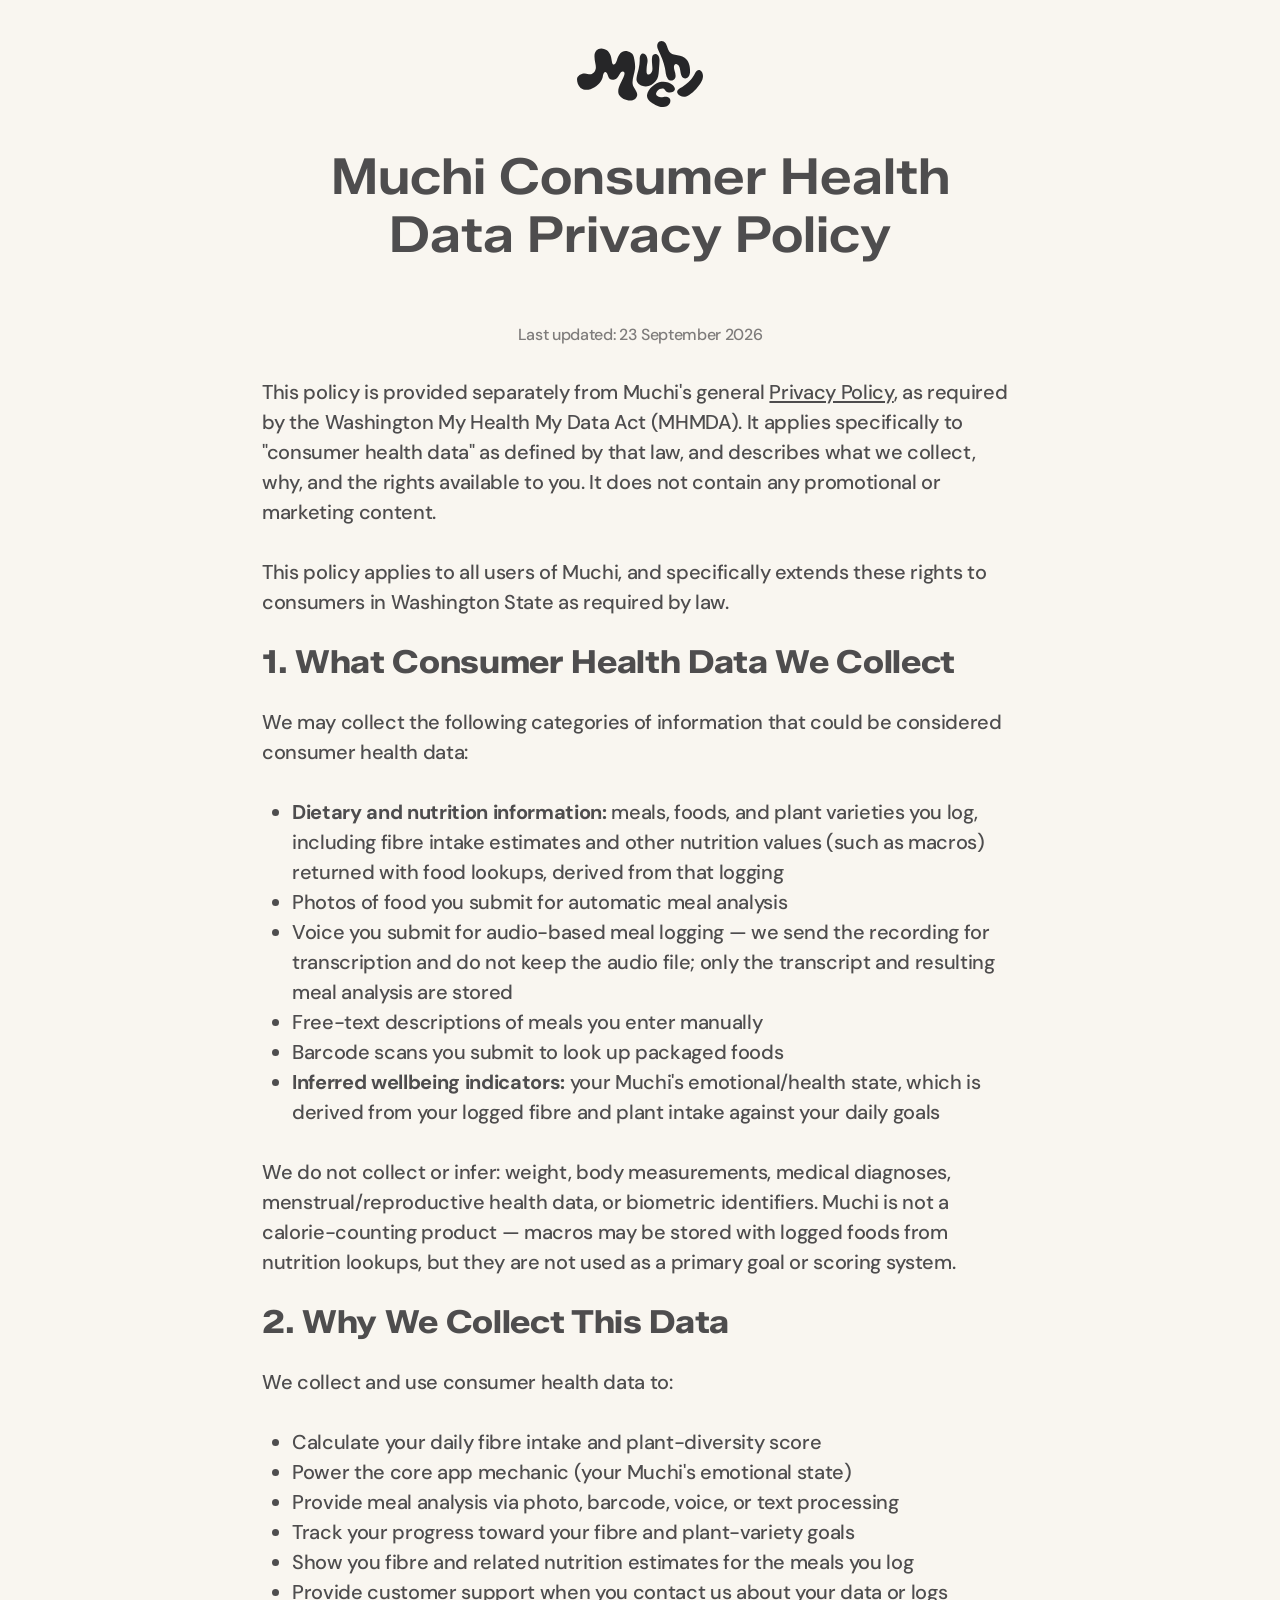
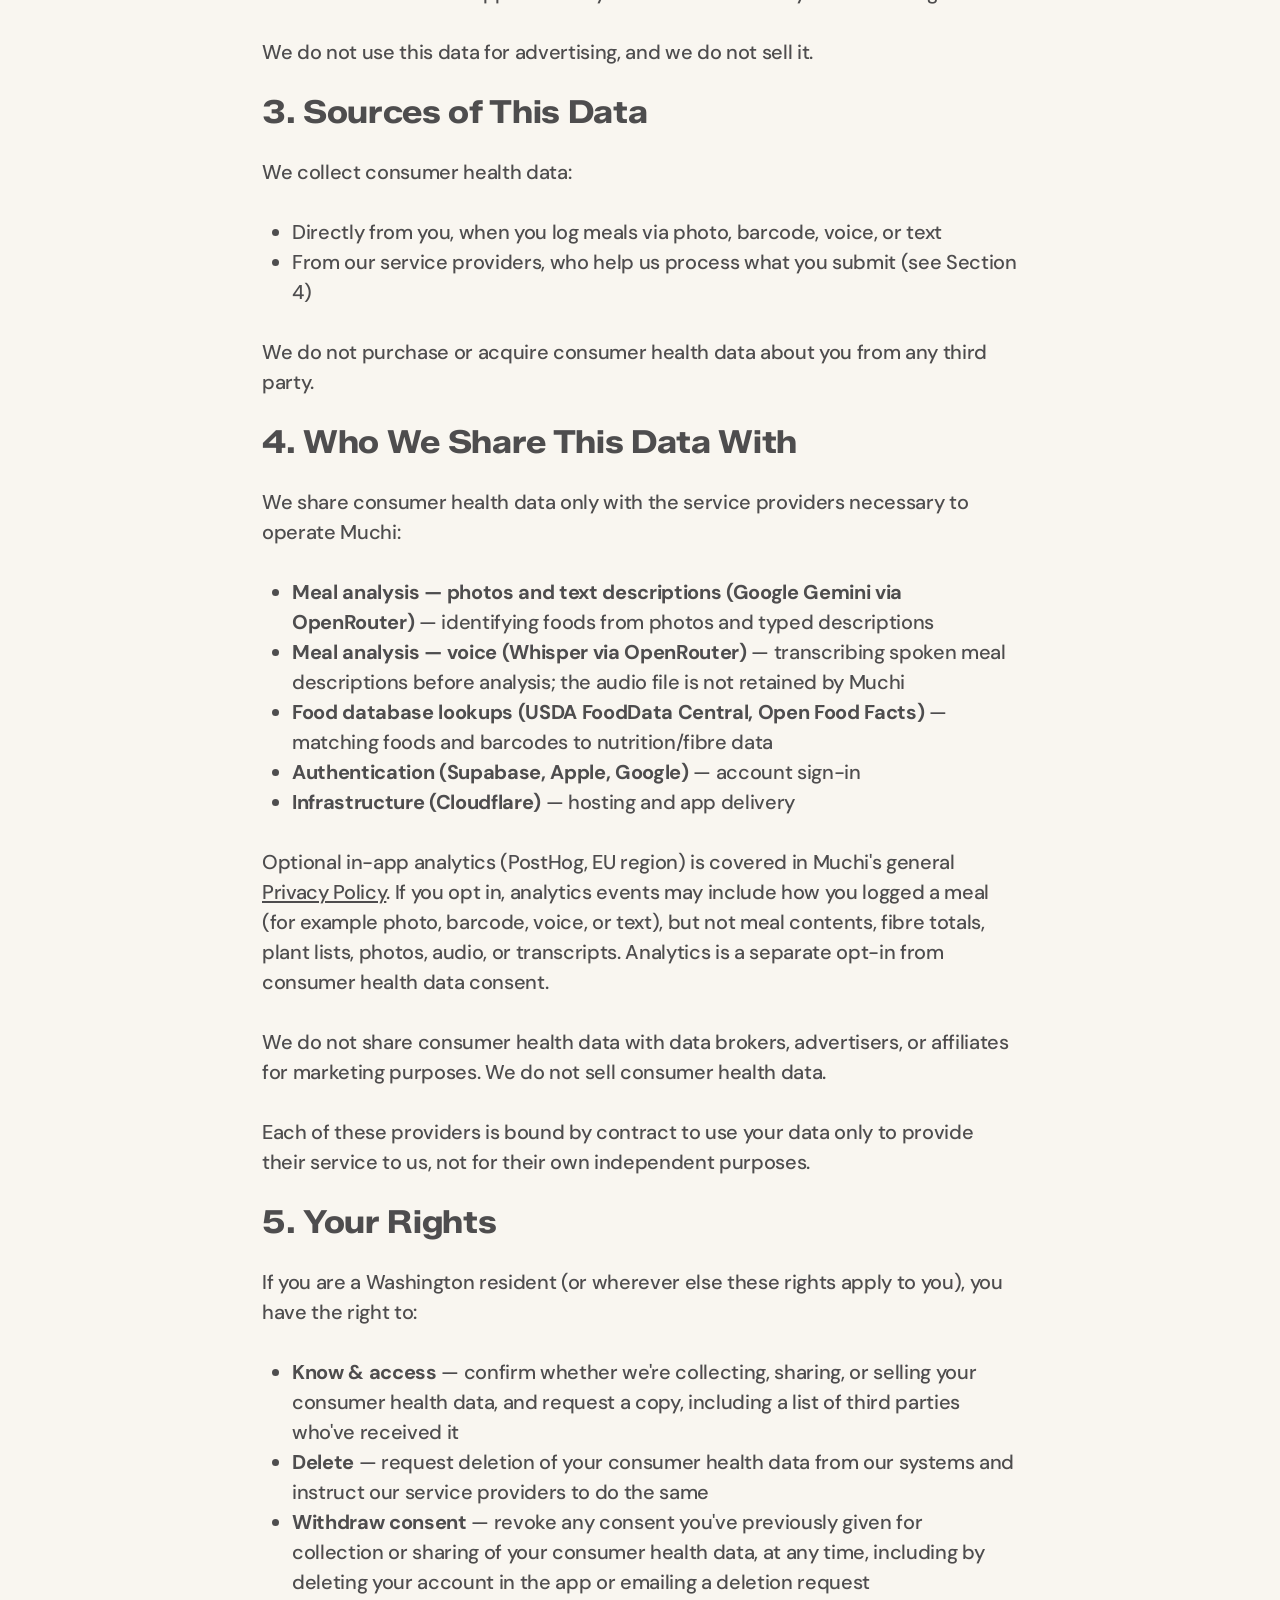
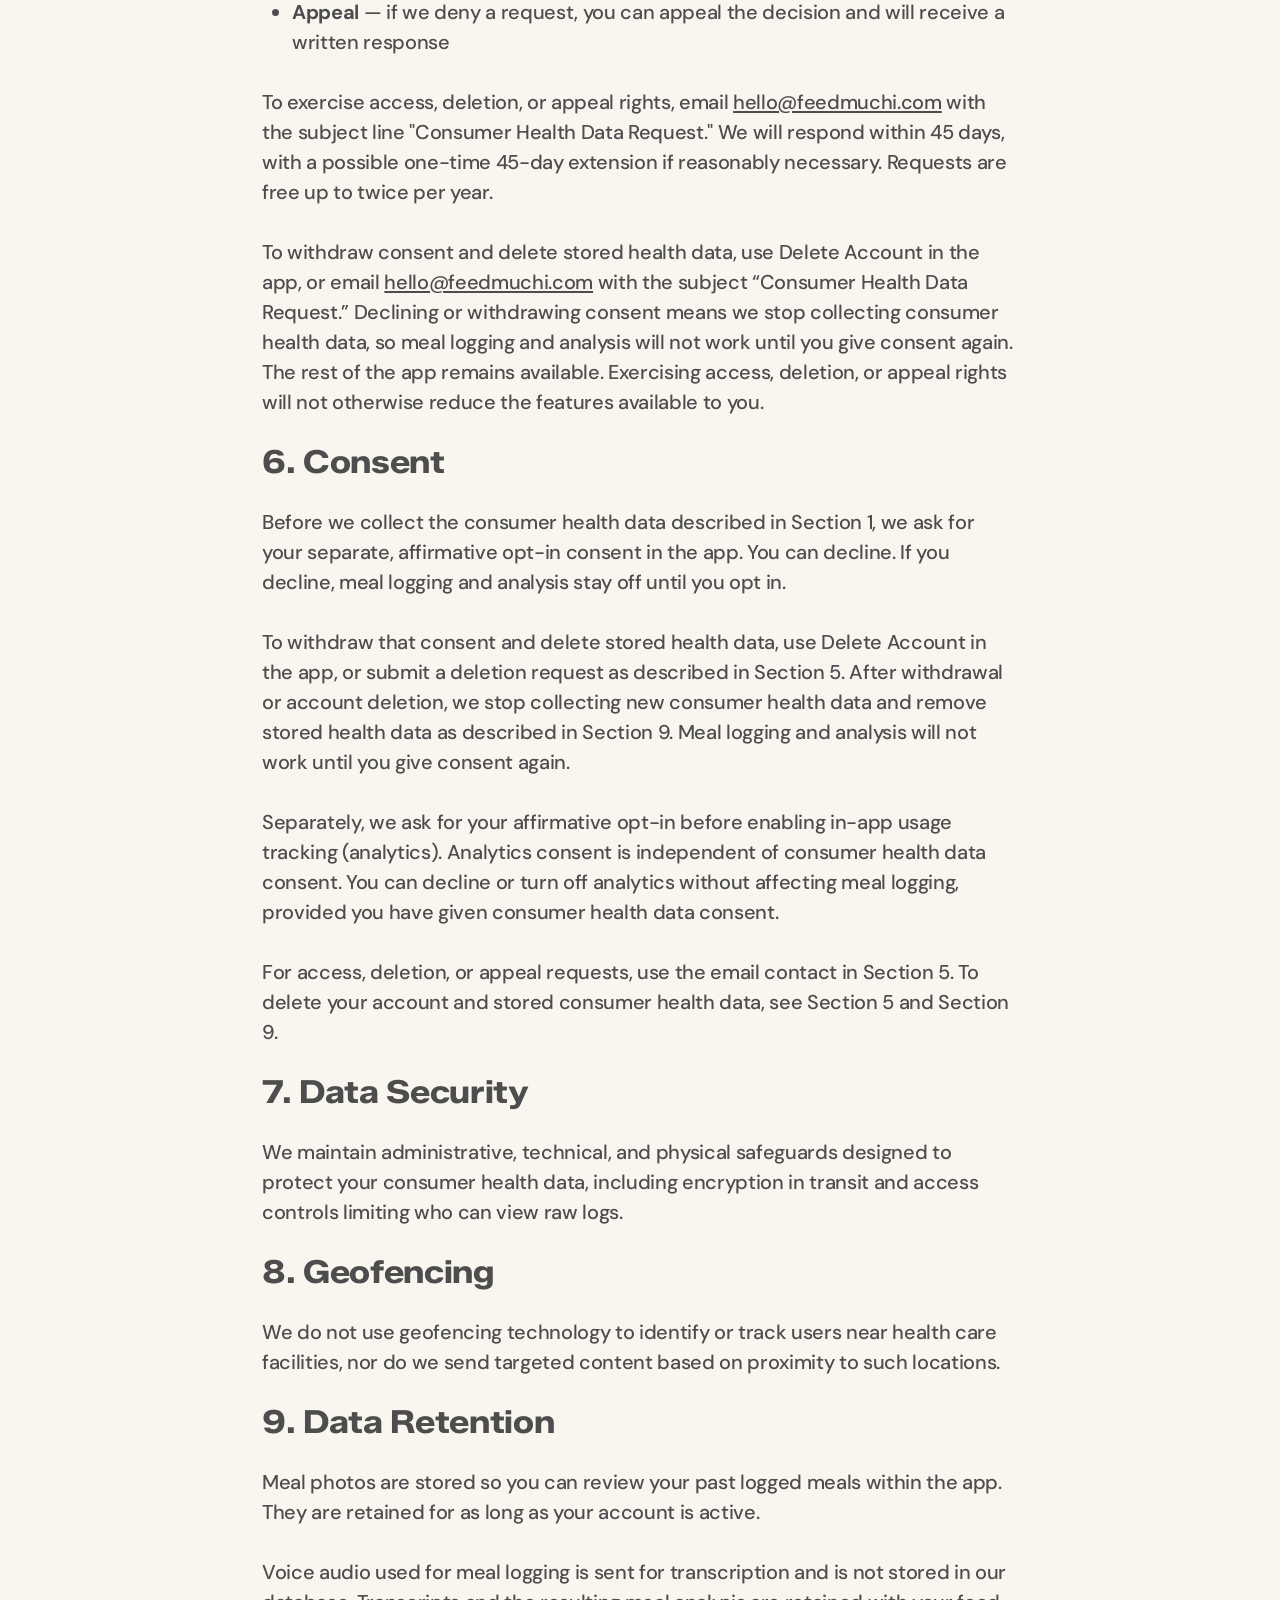
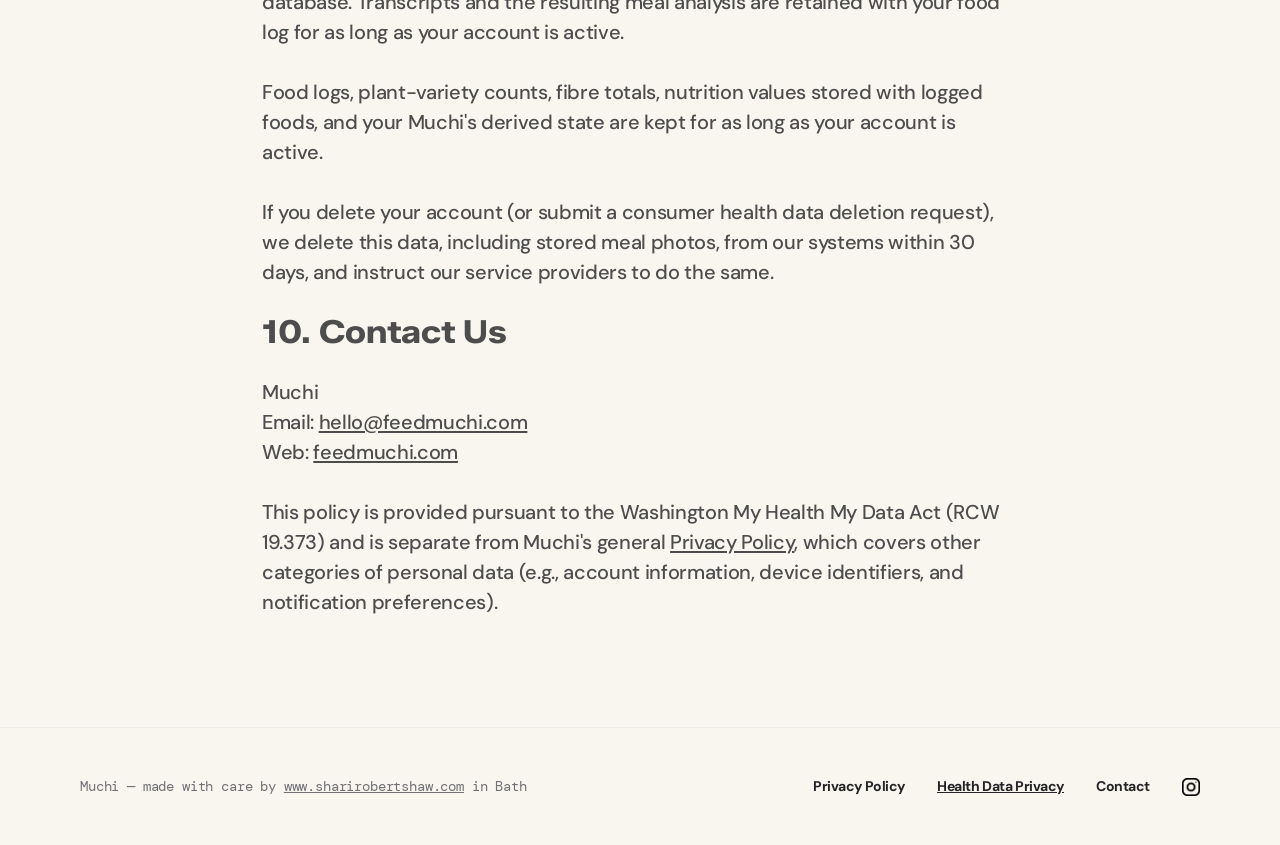
<file: consumer-health-data/index.html>
<!doctype html>
<html lang="en">
  <head>
    <meta charset="UTF-8" />
    <meta name="viewport" content="width=device-width, initial-scale=1.0, viewport-fit=cover" />
    <title>Consumer Health Data Privacy Policy — Muchi</title>
    <meta
      name="description"
      content="Muchi Consumer Health Data Privacy Policy. How we collect, use, and share consumer health data under the Washington My Health My Data Act."
    />
    <meta name="robots" content="index, follow" />
    <link rel="canonical" href="https://feedmuchi.com/consumer-health-data/" />
    <meta property="og:type" content="website" />
    <meta property="og:site_name" content="Muchi" />
    <meta property="og:title" content="Consumer Health Data Privacy Policy — Muchi" />
    <meta
      property="og:description"
      content="How Muchi collects, uses, and shares consumer health data under the Washington My Health My Data Act."
    />
    <meta property="og:url" content="https://feedmuchi.com/consumer-health-data/" />
    <link rel="icon" type="image/png" href="../images/favicon.png" />
    <link rel="apple-touch-icon" href="../images/favicon.png" />
    <link rel="preconnect" href="https://fonts.googleapis.com" />
    <link rel="preconnect" href="https://fonts.gstatic.com" crossorigin />
    <link
      href="https://fonts.googleapis.com/css2?family=DM+Mono:wght@400&family=DM+Sans:wght@400;500;700&family=Zalando+Sans+SemiExpanded:wght@600;700&display=swap"
      rel="stylesheet"
    />
    <link rel="stylesheet" href="../styles.css" />
  </head>
  <body class="privacy-page">
    <header class="privacy-header">
      <a href="../" aria-label="Muchi home">
        <img class="privacy-logo" src="../images/logo.svg" alt="Muchi" />
      </a>
    </header>

    <main class="privacy-main">
      <article class="privacy-content">
        <h1 class="privacy-title">Muchi Consumer Health Data Privacy Policy</h1>

        <div class="privacy-body">
          <p class="privacy-meta">Last updated: 23 September 2026</p>

          <p>
            This policy is provided separately from Muchi's general
            <a href="../privacy/">Privacy Policy</a>, as required by the Washington My Health My Data Act (MHMDA). It
            applies specifically to "consumer health data" as defined by that law, and describes what we collect, why,
            and the rights available to you. It does not contain any promotional or marketing content.
          </p>
          <p>
            This policy applies to all users of Muchi, and specifically extends these rights to consumers in Washington
            State as required by law.
          </p>

          <h2 class="privacy-heading-lg">1. What Consumer Health Data We Collect</h2>
          <p>We may collect the following categories of information that could be considered consumer health data:</p>
          <ul>
            <li>
              <strong>Dietary and nutrition information:</strong> meals, foods, and plant varieties you log, including
              fibre intake estimates and other nutrition values (such as macros) returned with food lookups, derived from
              that logging
            </li>
            <li>Photos of food you submit for automatic meal analysis</li>
            <li>
              Voice you submit for audio-based meal logging — we send the recording for transcription and do not keep
              the audio file; only the transcript and resulting meal analysis are stored
            </li>
            <li>Free-text descriptions of meals you enter manually</li>
            <li>Barcode scans you submit to look up packaged foods</li>
            <li>
              <strong>Inferred wellbeing indicators:</strong> your Muchi's emotional/health state, which is derived from
              your logged fibre and plant intake against your daily goals
            </li>
          </ul>
          <p>
            We do not collect or infer: weight, body measurements, medical diagnoses, menstrual/reproductive health data,
            or biometric identifiers. Muchi is not a calorie-counting product — macros may be stored with logged foods
            from nutrition lookups, but they are not used as a primary goal or scoring system.
          </p>

          <h2 class="privacy-heading-lg">2. Why We Collect This Data</h2>
          <p>We collect and use consumer health data to:</p>
          <ul>
            <li>Calculate your daily fibre intake and plant-diversity score</li>
            <li>Power the core app mechanic (your Muchi's emotional state)</li>
            <li>Provide meal analysis via photo, barcode, voice, or text processing</li>
            <li>Track your progress toward your fibre and plant-variety goals</li>
            <li>Show you fibre and related nutrition estimates for the meals you log</li>
            <li>Provide customer support when you contact us about your data or logs</li>
          </ul>
          <p>We do not use this data for advertising, and we do not sell it.</p>

          <h2 class="privacy-heading-lg">3. Sources of This Data</h2>
          <p>We collect consumer health data:</p>
          <ul>
            <li>Directly from you, when you log meals via photo, barcode, voice, or text</li>
            <li>From our service providers, who help us process what you submit (see Section 4)</li>
          </ul>
          <p>We do not purchase or acquire consumer health data about you from any third party.</p>

          <h2 class="privacy-heading-lg">4. Who We Share This Data With</h2>
          <p>We share consumer health data only with the service providers necessary to operate Muchi:</p>
          <ul>
            <li>
              <strong>Meal analysis — photos and text descriptions (Google Gemini via OpenRouter)</strong> — identifying
              foods from photos and typed descriptions
            </li>
            <li>
              <strong>Meal analysis — voice (Whisper via OpenRouter)</strong> — transcribing spoken meal descriptions
              before analysis; the audio file is not retained by Muchi
            </li>
            <li>
              <strong>Food database lookups (USDA FoodData Central, Open Food Facts)</strong> — matching foods and
              barcodes to nutrition/fibre data
            </li>
            <li><strong>Authentication (Supabase, Apple, Google)</strong> — account sign-in</li>
            <li><strong>Infrastructure (Cloudflare)</strong> — hosting and app delivery</li>
          </ul>
          <p>
            Optional in-app analytics (PostHog, EU region) is covered in Muchi's general
            <a href="../privacy/">Privacy Policy</a>. If you opt in, analytics events may include how you logged a meal
            (for example photo, barcode, voice, or text), but not meal contents, fibre totals, plant lists, photos,
            audio, or transcripts. Analytics is a separate opt-in from consumer health data consent.
          </p>
          <p>
            We do not share consumer health data with data brokers, advertisers, or affiliates for marketing purposes.
            We do not sell consumer health data.
          </p>
          <p>
            Each of these providers is bound by contract to use your data only to provide their service to us, not for
            their own independent purposes.
          </p>

          <h2 class="privacy-heading-lg">5. Your Rights</h2>
          <p>
            If you are a Washington resident (or wherever else these rights apply to you), you have the right to:
          </p>
          <ul>
            <li>
              <strong>Know &amp; access</strong> — confirm whether we're collecting, sharing, or selling your consumer
              health data, and request a copy, including a list of third parties who've received it
            </li>
            <li>
              <strong>Delete</strong> — request deletion of your consumer health data from our systems and instruct our
              service providers to do the same
            </li>
            <li>
              <strong>Withdraw consent</strong> — revoke any consent you've previously given for collection or sharing
              of your consumer health data, at any time, including by deleting your account in the app or
              emailing a deletion request
            </li>
            <li>
              <strong>Appeal</strong> — if we deny a request, you can appeal the decision and will receive a written
              response
            </li>
          </ul>
          <p>
            To exercise access, deletion, or appeal rights, email
            <a href="mailto:hello@feedmuchi.com?subject=Consumer%20Health%20Data%20Request">hello@feedmuchi.com</a>
            with the subject line "Consumer Health Data Request." We will respond within 45 days, with a possible
            one-time 45-day extension if reasonably necessary. Requests are free up to twice per year.
          </p>
          <p>
            To withdraw consent and delete stored health data, use Delete Account in the app, or email
            <a href="mailto:hello@feedmuchi.com?subject=Consumer%20Health%20Data%20Request">hello@feedmuchi.com</a>
            with the subject “Consumer Health Data Request.” Declining or withdrawing consent means we stop collecting
            consumer health data, so meal logging and analysis will not work until you give consent again. The rest of
            the app remains available. Exercising access, deletion, or appeal rights will not otherwise reduce the
            features available to you.
          </p>

          <h2 class="privacy-heading-lg">6. Consent</h2>
          <p>
            Before we collect the consumer health data described in Section 1, we ask for your separate, affirmative
            opt-in consent in the app. You can decline. If you decline, meal logging and analysis stay off until you
            opt in.
          </p>
          <p>
            To withdraw that consent and delete stored health data, use Delete Account in the app, or submit a deletion
            request as described in Section 5. After withdrawal or account deletion, we stop collecting new consumer
            health data and remove stored health data as described in Section 9. Meal logging and analysis will not work
            until you give consent again.
          </p>
          <p>
            Separately, we ask for your affirmative opt-in before enabling in-app usage tracking (analytics). Analytics
            consent is independent of consumer health data consent. You can decline or turn off analytics without
            affecting meal logging, provided you have given consumer health data consent.
          </p>
          <p>
            For access, deletion, or appeal requests, use the email contact in Section 5. To delete your account and
            stored consumer health data, see Section 5 and Section 9.
          </p>

          <h2 class="privacy-heading-lg">7. Data Security</h2>
          <p>
            We maintain administrative, technical, and physical safeguards designed to protect your consumer health
            data, including encryption in transit and access controls limiting who can view raw logs.
          </p>

          <h2 class="privacy-heading-lg">8. Geofencing</h2>
          <p>
            We do not use geofencing technology to identify or track users near health care facilities, nor do we send
            targeted content based on proximity to such locations.
          </p>

          <h2 class="privacy-heading-lg">9. Data Retention</h2>
          <p>
            Meal photos are stored so you can review your past logged meals within the app. They are retained for as
            long as your account is active.
          </p>
          <p>
            Voice audio used for meal logging is sent for transcription and is not stored in our database. Transcripts
            and the resulting meal analysis are retained with your food log for as long as your account is active.
          </p>
          <p>
            Food logs, plant-variety counts, fibre totals, nutrition values stored with logged foods, and your Muchi's
            derived state are kept for as long as your account is active.
          </p>
          <p>
            If you delete your account (or submit a consumer health data deletion request), we delete this data,
            including stored meal photos, from our systems within 30 days, and instruct our service providers to do the
            same.
          </p>

          <h2 class="privacy-heading-lg">10. Contact Us</h2>
          <p>
            Muchi<br />
            Email: <a href="mailto:hello@feedmuchi.com">hello@feedmuchi.com</a><br />
            Web: <a href="https://feedmuchi.com">feedmuchi.com</a>
          </p>

          <p>
            This policy is provided pursuant to the Washington My Health My Data Act (RCW 19.373) and is separate from
            Muchi's general <a href="../privacy/">Privacy Policy</a>, which covers other categories of personal data
            (e.g., account information, device identifiers, and notification preferences).
          </p>
        </div>
      </article>
    </main>

    <footer class="site-footer">
      <p class="site-footer-credit">
        Muchi — made with care by
        <a href="https://www.sharirobertshaw.com" target="_blank" rel="noopener noreferrer"
          >www.sharirobertshaw.com</a
        >
        in Bath
      </p>
      <nav class="site-footer-nav" aria-label="Footer">
        <a href="../privacy/">Privacy Policy</a>
        <a href="../consumer-health-data/" aria-current="page">Health Data Privacy</a>
        <button
          type="button"
          class="site-footer-copy-contact"
          aria-label="Copy hello@feedmuchi.com to clipboard"
        >
          <span class="site-footer-copy-label">
            <span class="site-footer-copy-face site-footer-copy-default">Contact</span>
            <span class="site-footer-copy-face site-footer-copy-success" aria-hidden="true"
              >hello@feedmuchi.com copied</span
            >
          </span>
        </button>
        <a
          class="site-footer-instagram"
          href="https://www.instagram.com/feedmuchi/"
          target="_blank"
          rel="noopener noreferrer"
          aria-label="Muchi on Instagram"
        >
          <img src="../images/instagram.png" width="18" height="18" alt="" />
        </a>
      </nav>
    </footer>
    <script src="../copy-email.js"></script>
  </body>
</html>
</file>
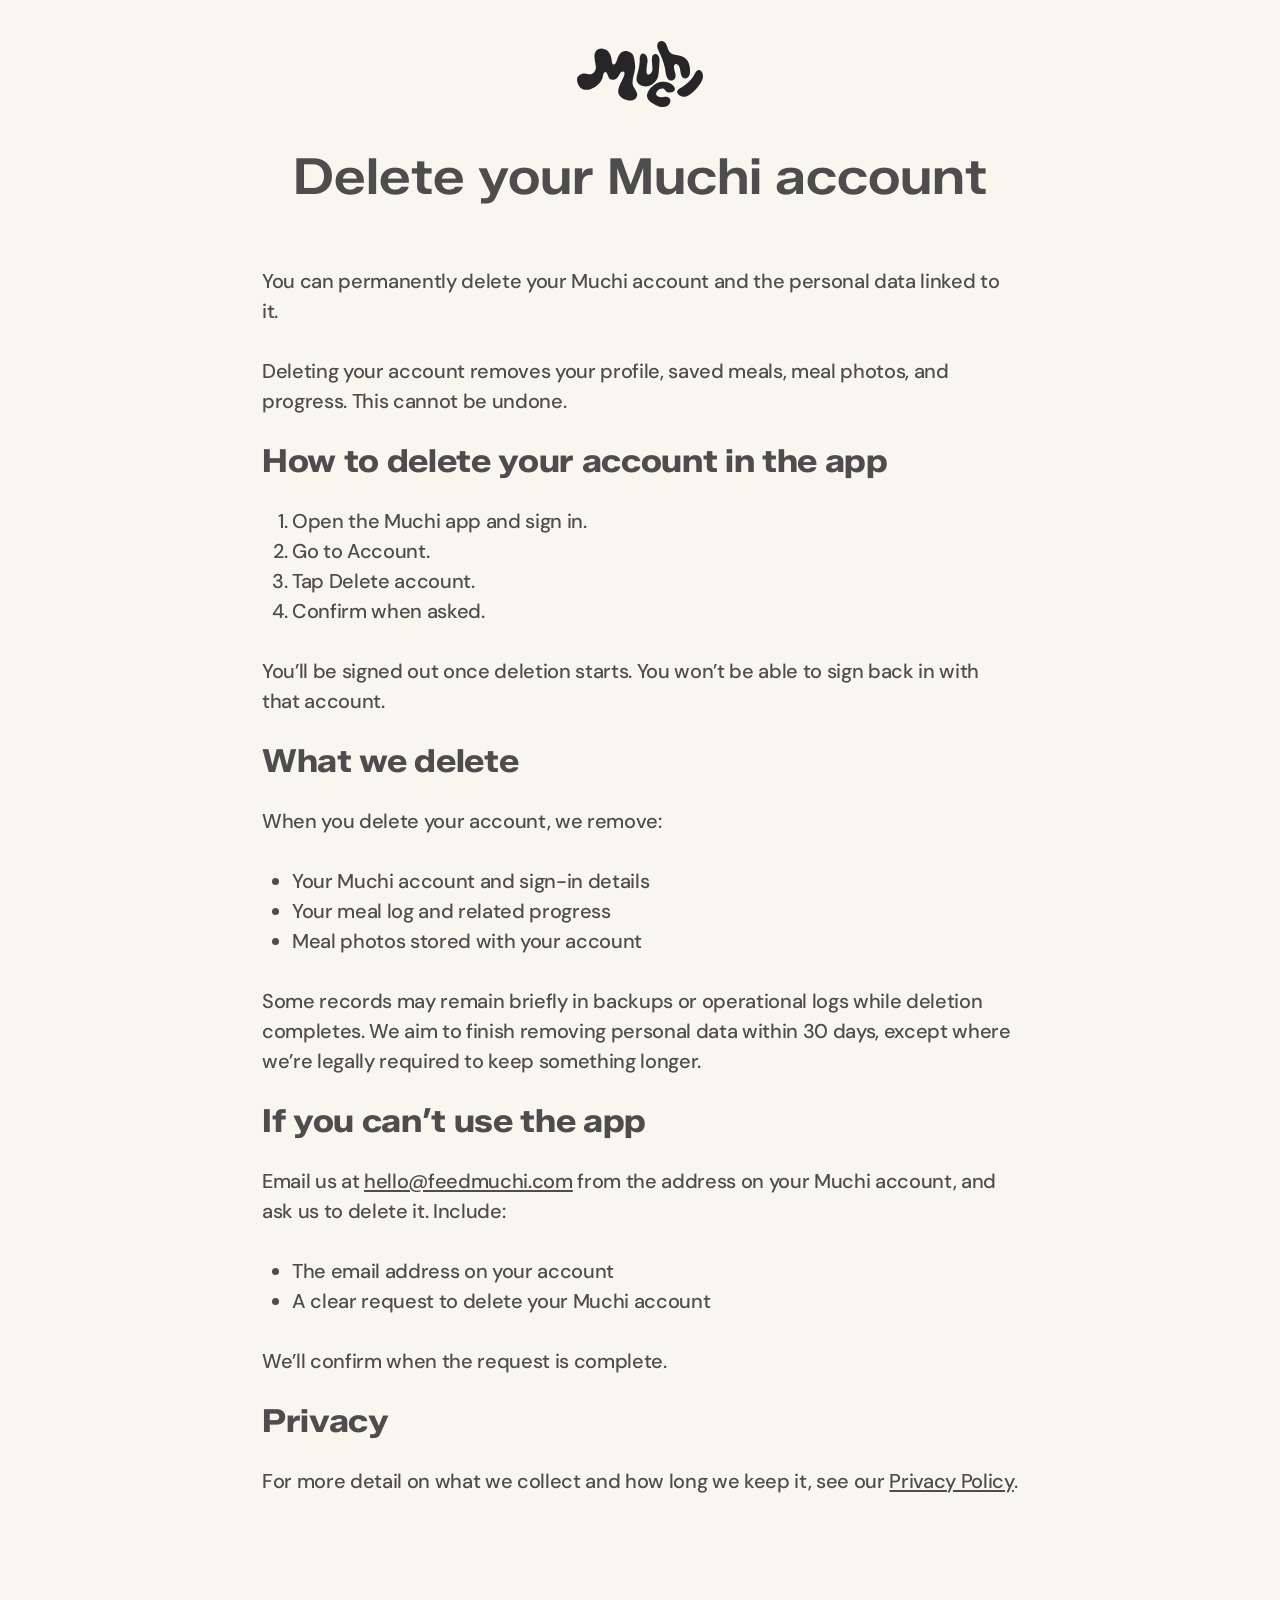
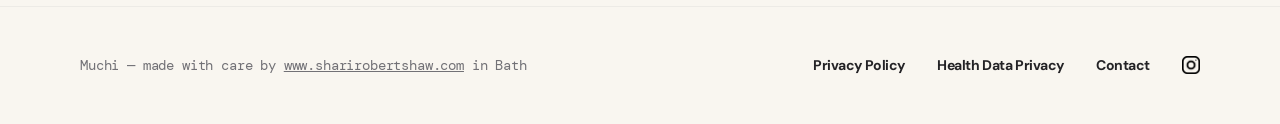
<file: delete-account/index.html>
<!doctype html>
<html lang="en">
  <head>
    <meta charset="UTF-8" />
    <meta name="viewport" content="width=device-width, initial-scale=1.0, viewport-fit=cover" />
    <title>Delete your Muchi account — Muchi</title>
    <meta
      name="description"
      content="How to permanently delete your Muchi account and the personal data linked to it."
    />
    <meta name="robots" content="index, follow" />
    <link rel="canonical" href="https://feedmuchi.com/delete-account/" />
    <meta property="og:type" content="website" />
    <meta property="og:site_name" content="Muchi" />
    <meta property="og:title" content="Delete your Muchi account — Muchi" />
    <meta
      property="og:description"
      content="How to permanently delete your Muchi account and the personal data linked to it."
    />
    <meta property="og:url" content="https://feedmuchi.com/delete-account/" />
    <link rel="icon" type="image/png" href="../images/favicon.png" />
    <link rel="apple-touch-icon" href="../images/favicon.png" />
    <link rel="preconnect" href="https://fonts.googleapis.com" />
    <link rel="preconnect" href="https://fonts.gstatic.com" crossorigin />
    <link
      href="https://fonts.googleapis.com/css2?family=DM+Mono:wght@400&family=DM+Sans:wght@400;500;700&family=Zalando+Sans+SemiExpanded:wght@600;700&display=swap"
      rel="stylesheet"
    />
    <link rel="stylesheet" href="../styles.css" />
  </head>
  <body class="privacy-page">
    <header class="privacy-header">
      <a href="../" aria-label="Muchi home">
        <img class="privacy-logo" src="../images/logo.svg" alt="Muchi" />
      </a>
    </header>

    <main class="privacy-main">
      <article class="privacy-content">
        <h1 class="privacy-title">Delete your Muchi account</h1>

        <div class="privacy-body">
          <p>
            You can permanently delete your Muchi account and the personal data linked to it.
          </p>
          <p>
            Deleting your account removes your profile, saved meals, meal photos, and progress. This cannot be undone.
          </p>

          <h2 class="privacy-heading-lg">How to delete your account in the app</h2>
          <ol>
            <li>Open the Muchi app and sign in.</li>
            <li>Go to Account.</li>
            <li>Tap Delete account.</li>
            <li>Confirm when asked.</li>
          </ol>
          <p>
            You’ll be signed out once deletion starts. You won’t be able to sign back in with that account.
          </p>

          <h2 class="privacy-heading-lg">What we delete</h2>
          <p>When you delete your account, we remove:</p>
          <ul>
            <li>Your Muchi account and sign-in details</li>
            <li>Your meal log and related progress</li>
            <li>Meal photos stored with your account</li>
          </ul>
          <p>
            Some records may remain briefly in backups or operational logs while deletion completes. We aim to finish
            removing personal data within 30 days, except where we’re legally required to keep something longer.
          </p>

          <h2 class="privacy-heading-lg">If you can’t use the app</h2>
          <p>
            Email us at
            <a href="mailto:hello@feedmuchi.com?subject=Delete%20Muchi%20account">hello@feedmuchi.com</a>
            from the address on your Muchi account, and ask us to delete it. Include:
          </p>
          <ul>
            <li>The email address on your account</li>
            <li>A clear request to delete your Muchi account</li>
          </ul>
          <p>We’ll confirm when the request is complete.</p>

          <h2 class="privacy-heading-lg">Privacy</h2>
          <p>
            For more detail on what we collect and how long we keep it, see our
            <a href="../privacy/">Privacy Policy</a>.
          </p>
        </div>
      </article>
    </main>

    <footer class="site-footer">
      <p class="site-footer-credit">
        Muchi — made with care by
        <a href="https://www.sharirobertshaw.com" target="_blank" rel="noopener noreferrer"
          >www.sharirobertshaw.com</a
        >
        in Bath
      </p>
      <nav class="site-footer-nav" aria-label="Footer">
        <a href="../privacy/">Privacy Policy</a>
        <a href="../consumer-health-data/">Health Data Privacy</a>
        <button
          type="button"
          class="site-footer-copy-contact"
          aria-label="Copy hello@feedmuchi.com to clipboard"
        >
          <span class="site-footer-copy-label">
            <span class="site-footer-copy-face site-footer-copy-default">Contact</span>
            <span class="site-footer-copy-face site-footer-copy-success" aria-hidden="true"
              >hello@feedmuchi.com copied</span
            >
          </span>
        </button>
        <a
          class="site-footer-instagram"
          href="https://www.instagram.com/feedmuchi/"
          target="_blank"
          rel="noopener noreferrer"
          aria-label="Muchi on Instagram"
        >
          <img src="../images/instagram.png" width="18" height="18" alt="" />
        </a>
      </nav>
    </footer>
    <script src="../copy-email.js"></script>
  </body>
</html>
</file>
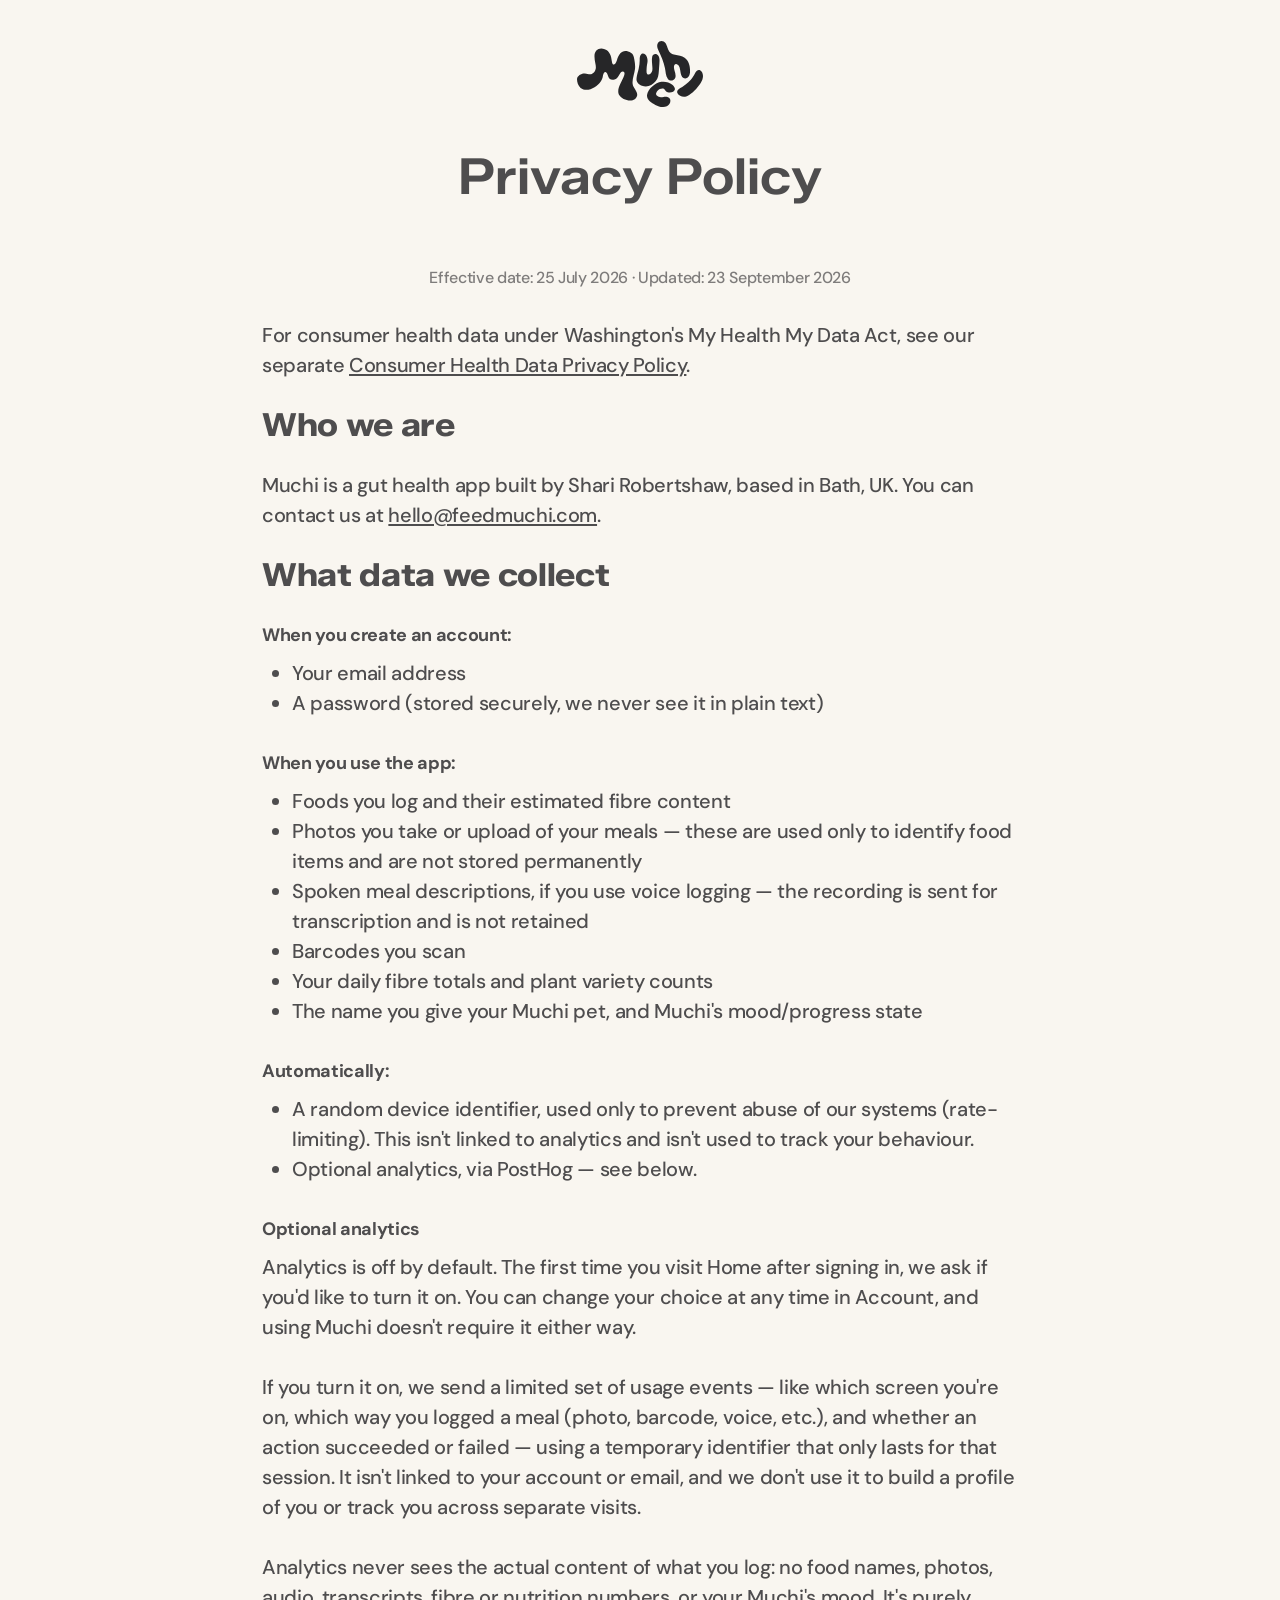
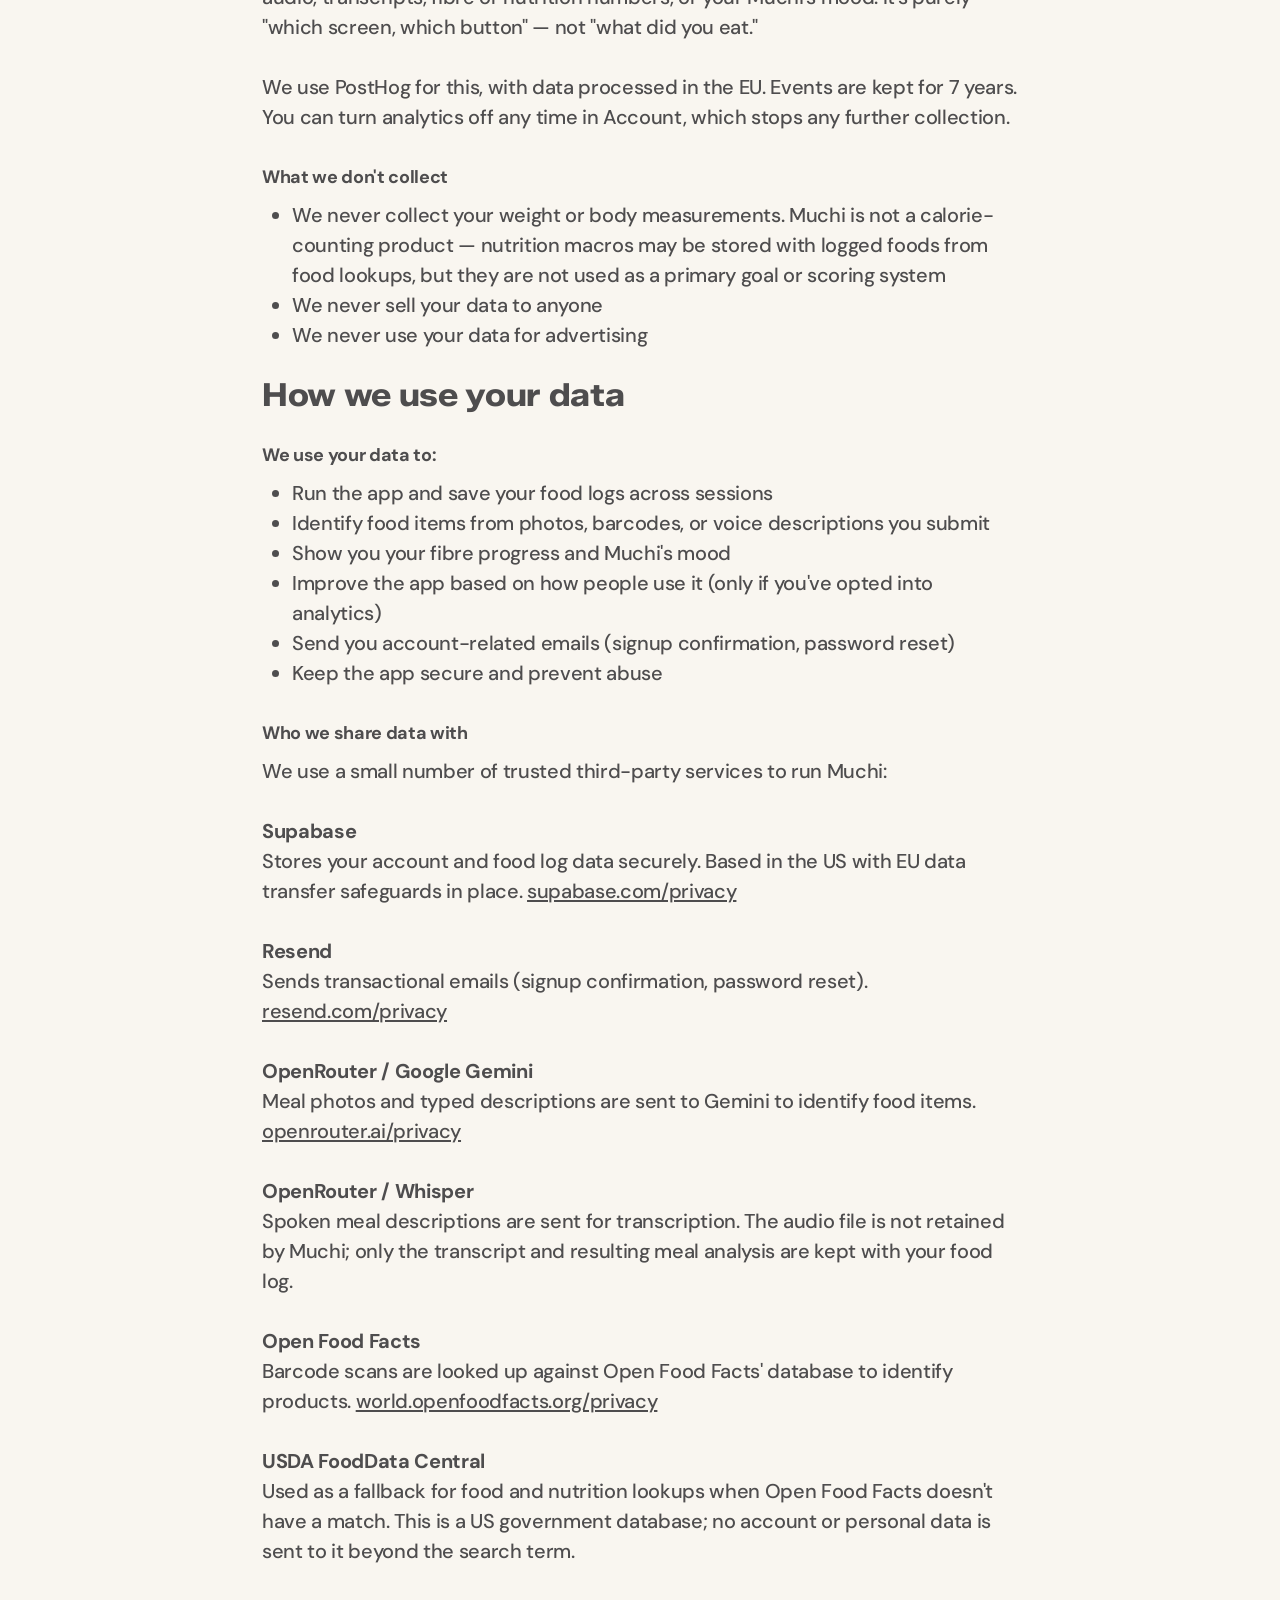
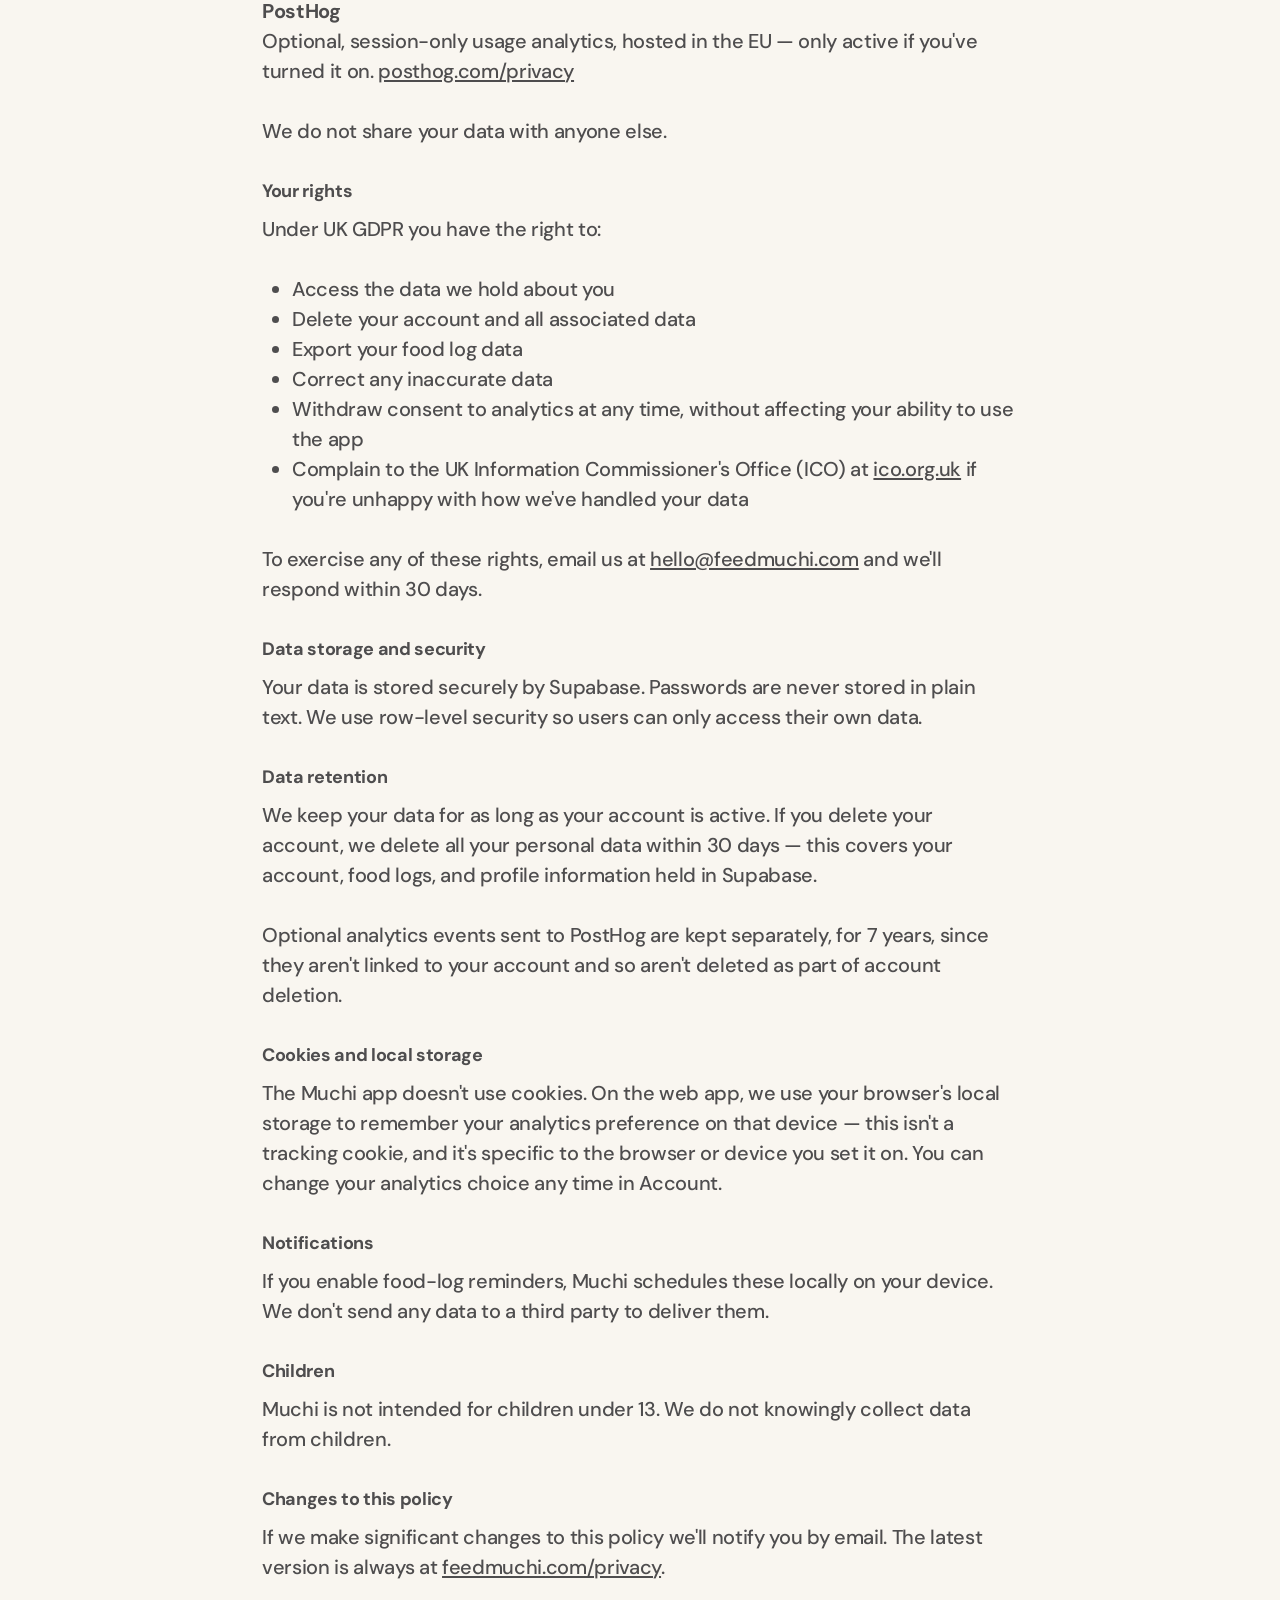
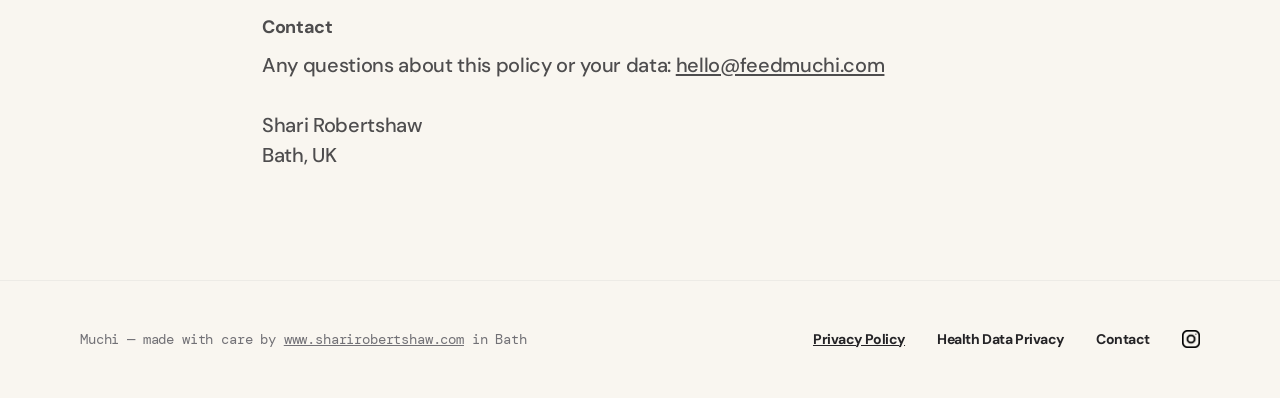
<file: privacy/index.html>
<!doctype html>
<html lang="en">
  <head>
    <meta charset="UTF-8" />
    <meta name="viewport" content="width=device-width, initial-scale=1.0, viewport-fit=cover" />
    <title>Privacy Policy — Muchi</title>
    <meta
      name="description"
      content="Read the Muchi privacy policy. Learn how we collect, use, and protect your data when you use the Muchi fibre and gut-health app."
    />
    <meta name="robots" content="index, follow" />
    <link rel="canonical" href="https://feedmuchi.com/privacy/" />
    <meta property="og:type" content="website" />
    <meta property="og:site_name" content="Muchi" />
    <meta property="og:title" content="Privacy Policy — Muchi" />
    <meta
      property="og:description"
      content="How Muchi collects, uses, and protects your personal data."
    />
    <meta property="og:url" content="https://feedmuchi.com/privacy/" />
    <link rel="icon" type="image/png" href="../images/favicon.png" />
    <link rel="apple-touch-icon" href="../images/favicon.png" />
    <link rel="preconnect" href="https://fonts.googleapis.com" />
    <link rel="preconnect" href="https://fonts.gstatic.com" crossorigin />
    <link
      href="https://fonts.googleapis.com/css2?family=DM+Mono:wght@400&family=DM+Sans:wght@400;500;700&family=Zalando+Sans+SemiExpanded:wght@600;700&display=swap"
      rel="stylesheet"
    />
    <link rel="stylesheet" href="../styles.css" />
  </head>
  <body class="privacy-page">
    <header class="privacy-header">
      <a href="../" aria-label="Muchi home">
        <img class="privacy-logo" src="../images/logo.svg" alt="Muchi" />
      </a>
    </header>

    <main class="privacy-main">
      <article class="privacy-content">
        <h1 class="privacy-title">Privacy Policy</h1>

        <div class="privacy-body">
          <p class="privacy-meta">Effective date: 25 July 2026 · Updated: 23 September 2026</p>

          <p>
            For consumer health data under Washington's My Health My Data Act, see our separate
            <a href="../consumer-health-data/">Consumer Health Data Privacy Policy</a>.
          </p>

          <h2 class="privacy-heading-lg">Who we are</h2>
          <p>
            Muchi is a gut health app built by Shari Robertshaw, based in Bath, UK. You can contact us at
            <a href="mailto:hello@feedmuchi.com">hello@feedmuchi.com</a>.
          </p>

          <h2 class="privacy-heading-lg">What data we collect</h2>
          <h4 class="privacy-heading-sm">When you create an account:</h4>
          <ul>
            <li>Your email address</li>
            <li>A password (stored securely, we never see it in plain text)</li>
          </ul>

          <h4 class="privacy-heading-sm">When you use the app:</h4>
          <ul>
            <li>Foods you log and their estimated fibre content</li>
            <li>
              Photos you take or upload of your meals — these are used only to identify food items and are not stored
              permanently
            </li>
            <li>
              Spoken meal descriptions, if you use voice logging — the recording is sent for transcription and is not
              retained
            </li>
            <li>Barcodes you scan</li>
            <li>Your daily fibre totals and plant variety counts</li>
            <li>The name you give your Muchi pet, and Muchi's mood/progress state</li>
          </ul>

          <h4 class="privacy-heading-sm">Automatically:</h4>
          <ul>
            <li>
              A random device identifier, used only to prevent abuse of our systems (rate-limiting). This isn't linked
              to analytics and isn't used to track your behaviour.
            </li>
            <li>Optional analytics, via PostHog — see below.</li>
          </ul>

          <h4 class="privacy-heading-sm">Optional analytics</h4>
          <p>
            Analytics is off by default. The first time you visit Home after signing in, we ask if you'd like to turn it
            on. You can change your choice at any time in Account, and using Muchi doesn't require it either way.
          </p>
          <p>
            If you turn it on, we send a limited set of usage events — like which screen you're on, which way you logged
            a meal (photo, barcode, voice, etc.), and whether an action succeeded or failed — using a temporary
            identifier that only lasts for that session. It isn't linked to your account or email, and we don't use it
            to build a profile of you or track you across separate visits.
          </p>
          <p>
            Analytics never sees the actual content of what you log: no food names, photos, audio, transcripts, fibre or
            nutrition numbers, or your Muchi's mood. It's purely "which screen, which button" — not "what did you eat."
          </p>
          <p>
            We use PostHog for this, with data processed in the EU. Events are kept for 7 years. You can turn analytics
            off any time in Account, which stops any further collection.
          </p>

          <h4 class="privacy-heading-sm">What we don't collect</h4>
          <ul>
            <li>
              We never collect your weight or body measurements. Muchi is not a calorie-counting product — nutrition
              macros may be stored with logged foods from food lookups, but they are not used as a primary goal or
              scoring system
            </li>
            <li>We never sell your data to anyone</li>
            <li>We never use your data for advertising</li>
          </ul>

          <h2 class="privacy-heading-lg">How we use your data</h2>
          <h4 class="privacy-heading-sm">We use your data to:</h4>
          <ul>
            <li>Run the app and save your food logs across sessions</li>
            <li>Identify food items from photos, barcodes, or voice descriptions you submit</li>
            <li>Show you your fibre progress and Muchi's mood</li>
            <li>Improve the app based on how people use it (only if you've opted into analytics)</li>
            <li>Send you account-related emails (signup confirmation, password reset)</li>
            <li>Keep the app secure and prevent abuse</li>
          </ul>

          <h4 class="privacy-heading-sm">Who we share data with</h4>
          <p>We use a small number of trusted third-party services to run Muchi:</p>

          <p>
            <strong>Supabase</strong><br />
            Stores your account and food log data securely. Based in the US with EU data transfer safeguards in place.
            <a href="https://supabase.com/privacy" target="_blank" rel="noopener noreferrer">supabase.com/privacy</a>
          </p>

          <p>
            <strong>Resend</strong><br />
            Sends transactional emails (signup confirmation, password reset).
            <a href="https://resend.com/privacy" target="_blank" rel="noopener noreferrer">resend.com/privacy</a>
          </p>

          <p>
            <strong>OpenRouter / Google Gemini</strong><br />
            Meal photos and typed descriptions are sent to Gemini to identify food items.
            <a href="https://openrouter.ai/privacy" target="_blank" rel="noopener noreferrer">openrouter.ai/privacy</a>
          </p>

          <p>
            <strong>OpenRouter / Whisper</strong><br />
            Spoken meal descriptions are sent for transcription. The audio file is not retained by Muchi; only the
            transcript and resulting meal analysis are kept with your food log.
          </p>

          <p>
            <strong>Open Food Facts</strong><br />
            Barcode scans are looked up against Open Food Facts' database to identify products.
            <a href="https://world.openfoodfacts.org/privacy" target="_blank" rel="noopener noreferrer"
              >world.openfoodfacts.org/privacy</a
            >
          </p>

          <p>
            <strong>USDA FoodData Central</strong><br />
            Used as a fallback for food and nutrition lookups when Open Food Facts doesn't have a match. This is a US
            government database; no account or personal data is sent to it beyond the search term.
          </p>

          <p>
            <strong>PostHog</strong><br />
            Optional, session-only usage analytics, hosted in the EU — only active if you've turned it on.
            <a href="https://posthog.com/privacy" target="_blank" rel="noopener noreferrer">posthog.com/privacy</a>
          </p>

          <p>We do not share your data with anyone else.</p>

          <h3 class="privacy-heading-body">Your rights</h3>
          <p>Under UK GDPR you have the right to:</p>
          <ul>
            <li>Access the data we hold about you</li>
            <li>Delete your account and all associated data</li>
            <li>Export your food log data</li>
            <li>Correct any inaccurate data</li>
            <li>Withdraw consent to analytics at any time, without affecting your ability to use the app</li>
            <li>
              Complain to the UK Information Commissioner's Office (ICO) at
              <a href="https://ico.org.uk" target="_blank" rel="noopener noreferrer">ico.org.uk</a> if you're unhappy
              with how we've handled your data
            </li>
          </ul>
          <p>
            To exercise any of these rights, email us at
            <a href="mailto:hello@feedmuchi.com">hello@feedmuchi.com</a> and we'll respond within 30 days.
          </p>

          <h3 class="privacy-heading-body">Data storage and security</h3>
          <p>
            Your data is stored securely by Supabase. Passwords are never stored in plain text. We use row-level
            security so users can only access their own data.
          </p>

          <h3 class="privacy-heading-body">Data retention</h3>
          <p>
            We keep your data for as long as your account is active. If you delete your account, we delete all your
            personal data within 30 days — this covers your account, food logs, and profile information held in
            Supabase.
          </p>
          <p>
            Optional analytics events sent to PostHog are kept separately, for 7 years, since they aren't linked to
            your account and so aren't deleted as part of account deletion.
          </p>

          <h3 class="privacy-heading-body">Cookies and local storage</h3>
          <p>
            The Muchi app doesn't use cookies. On the web app, we use your browser's local storage to remember your
            analytics preference on that device — this isn't a tracking cookie, and it's specific to the browser or
            device you set it on. You can change your analytics choice any time in Account.
          </p>

          <h3 class="privacy-heading-body">Notifications</h3>
          <p>
            If you enable food-log reminders, Muchi schedules these locally on your device. We don't send any data to a
            third party to deliver them.
          </p>

          <h3 class="privacy-heading-body">Children</h3>
          <p>Muchi is not intended for children under 13. We do not knowingly collect data from children.</p>

          <h3 class="privacy-heading-body">Changes to this policy</h3>
          <p>
            If we make significant changes to this policy we'll notify you by email. The latest version is always at
            <a href="https://feedmuchi.com/privacy/">feedmuchi.com/privacy</a>.
          </p>

          <h3 class="privacy-heading-body">Contact</h3>
          <p>
            Any questions about this policy or your data:
            <a href="mailto:hello@feedmuchi.com">hello@feedmuchi.com</a>
          </p>
          <p>Shari Robertshaw<br />Bath, UK</p>
        </div>
      </article>
    </main>

    <footer class="site-footer">
      <p class="site-footer-credit">
        Muchi — made with care by
        <a href="https://www.sharirobertshaw.com" target="_blank" rel="noopener noreferrer"
          >www.sharirobertshaw.com</a
        >
        in Bath
      </p>
      <nav class="site-footer-nav" aria-label="Footer">
        <a href="../privacy/" aria-current="page">Privacy Policy</a>
        <a href="../consumer-health-data/">Health Data Privacy</a>
        <button
          type="button"
          class="site-footer-copy-contact"
          aria-label="Copy hello@feedmuchi.com to clipboard"
        >
          <span class="site-footer-copy-label">
            <span class="site-footer-copy-face site-footer-copy-default">Contact</span>
            <span class="site-footer-copy-face site-footer-copy-success" aria-hidden="true"
              >hello@feedmuchi.com copied</span
            >
          </span>
        </button>
        <a
          class="site-footer-instagram"
          href="https://www.instagram.com/feedmuchi/"
          target="_blank"
          rel="noopener noreferrer"
          aria-label="Muchi on Instagram"
        >
          <img src="../images/instagram.png" width="18" height="18" alt="" />
        </a>
      </nav>
    </footer>
    <script src="../copy-email.js"></script>
  </body>
</html>
</file>
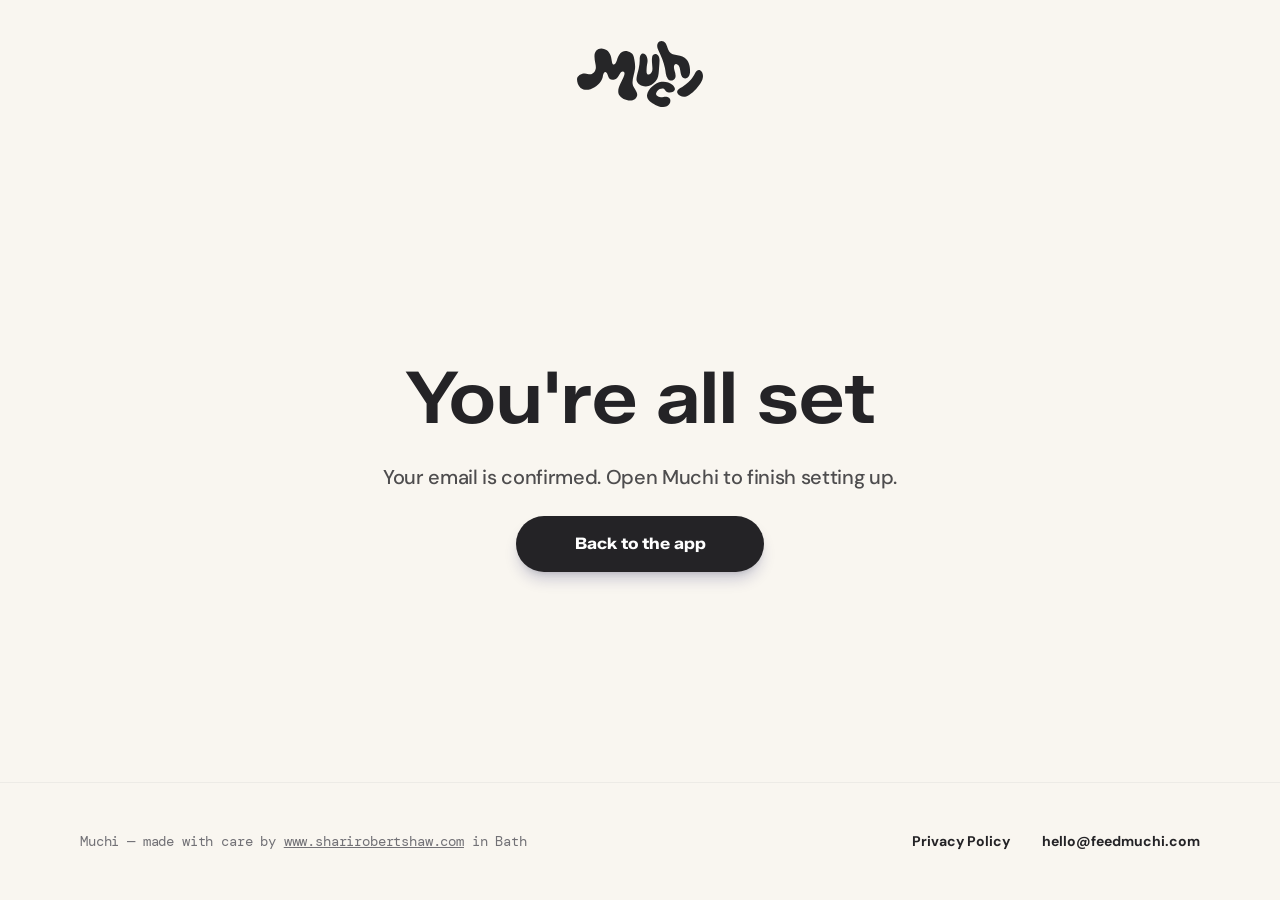
<file: auth/confirm/index.html>
<!doctype html>
<!--
  Allowlist this URL in Supabase Auth → Redirect URLs:
  - https://feedmuchi.com/auth/confirm
  - https://feedmuchi.com/auth/confirm/
-->
<html lang="en">
  <head>
    <meta charset="UTF-8" />
    <meta name="viewport" content="width=device-width, initial-scale=1.0, viewport-fit=cover" />
    <title>Email confirmed — Muchi</title>
    <meta name="description" content="Your Muchi account email is confirmed. Open the app to finish setting up." />
    <meta name="robots" content="noindex, nofollow" />
    <link rel="canonical" href="https://feedmuchi.com/auth/confirm/" />
    <meta property="og:type" content="website" />
    <meta property="og:site_name" content="Muchi" />
    <meta property="og:title" content="Email confirmed — Muchi" />
    <meta property="og:description" content="Your Muchi account email is confirmed. Open the app to finish setting up." />
    <meta property="og:url" content="https://feedmuchi.com/auth/confirm/" />
    <link rel="icon" type="image/png" href="../../images/favicon.png" />
    <link rel="apple-touch-icon" href="../../images/favicon.png" />
    <link rel="preconnect" href="https://fonts.googleapis.com" />
    <link rel="preconnect" href="https://fonts.gstatic.com" crossorigin />
    <link
      href="https://fonts.googleapis.com/css2?family=DM+Mono:wght@400&family=DM+Sans:wght@400;500;700&family=Zalando+Sans+SemiExpanded:wght@600;700&display=swap"
      rel="stylesheet"
    />
    <link rel="stylesheet" href="../../styles.css" />
  </head>
  <body class="confirm-page">
    <header class="confirm-header">
      <a href="../../" aria-label="Muchi home">
        <img class="confirm-logo" src="../../images/logo.svg" alt="Muchi" />
      </a>
    </header>

    <main class="confirm-main">
      <div class="confirm-inner">
        <h1 class="confirm-title" id="page-title">You're all set</h1>
        <p class="confirm-copy" id="page-copy">
          Your email is confirmed. Open Muchi to finish setting up.
        </p>
        <a class="confirm-cta" id="open-app-link" href="#">Back to the app</a>
      </div>
    </main>

    <footer class="confirm-footer">
      <p class="confirm-footer-credit">
        Muchi — made with care by
        <a href="https://www.sharirobertshaw.com" target="_blank" rel="noopener noreferrer"
          >www.sharirobertshaw.com</a
        >
        in Bath
      </p>
      <nav class="confirm-footer-nav" aria-label="Footer">
        <a href="../../privacy/">Privacy Policy</a>
        <a href="mailto:hello@feedmuchi.com">hello@feedmuchi.com</a>
      </nav>
    </footer>

    <script>
      // Keep in sync with muchi-app src/auth/email-confirm-app-open.ts
      (function () {
        const APP_STORE_URL =
          "https://apps.apple.com/gb/app/muchi-fibre-and-plant-tracker/id6788687335";
        const PLAY_STORE_URL =
          "https://play.google.com/store/apps/details?id=com.feedmuchi.muchi";
        const ANDROID_PACKAGE_ID = "com.feedmuchi.muchi";
        const params = new URLSearchParams(window.location.search);
        const error = params.get("error");
        const code = params.get("code");
        const userAgent = navigator.userAgent || "";
        const platformHint = params.get("platform");
        const isAndroid =
          platformHint === "android" || (platformHint !== "ios" && /Android/i.test(userAgent));
        const isIOS =
          platformHint === "ios" ||
          (platformHint !== "android" && /iPhone|iPad|iPod/i.test(userAgent));

        const title = document.getElementById("page-title");
        const copy = document.getElementById("page-copy");
        const appLink = document.getElementById("open-app-link");

        function buildDeepLink() {
          const deepLinkParams = new URLSearchParams();
          deepLinkParams.set("confirmed", "1");

          if (code) {
            deepLinkParams.set("code", code);
          }

          params.forEach((value, key) => {
            if (
              key !== "confirmed" &&
              key !== "code" &&
              key !== "platform" &&
              (key.includes("token") || key.includes("refresh") || key.includes("access"))
            ) {
              deepLinkParams.set(key, value);
            }
          });

          return "muchi://sign-in?" + deepLinkParams.toString();
        }

        function buildAndroidIntent(deepLink) {
          const url = new URL(deepLink);
          return (
            "intent://" +
            url.host +
            url.pathname +
            url.search +
            "#Intent;scheme=" +
            url.protocol.replace(":", "") +
            ";package=" +
            ANDROID_PACKAGE_ID +
            ";S.browser_fallback_url=" +
            encodeURIComponent(PLAY_STORE_URL) +
            ";end"
          );
        }

        function appUrl() {
          const deepLink = buildDeepLink();
          return isAndroid ? buildAndroidIntent(deepLink) : deepLink;
        }

        function storeFallbackUrl() {
          if (isAndroid) return PLAY_STORE_URL;
          if (isIOS) return APP_STORE_URL;
          return null;
        }

        function openApp() {
          window.location.href = appUrl();

          const fallbackUrl = storeFallbackUrl();
          if (!fallbackUrl) return;

          window.setTimeout(() => {
            if (!document.hidden) {
              window.location.href = fallbackUrl;
            }
          }, 2000);
        }

        if (error) {
          title.textContent = "Something went wrong";
          copy.textContent =
            "There was a problem confirming your email. Please try signing in again, or contact us for help.";
          appLink.textContent = "Open Muchi";
        }

        appLink.href = appUrl();
        appLink.addEventListener("click", function (event) {
          event.preventDefault();
          openApp();
        });

        if (!error && params.get("preview") !== "1") {
          window.setTimeout(openApp, 1500);
        }
      })();
    </script>
  </body>
</html>
</file>
<file: styles.css>
:root {
  --purple: #937ed9;
  --green: #d1e02b;
  --button-text: #ffffff;
  --button-bg: #242326;
  --text-primary: #242326;
  --text-muted: #727176;
  --cream: #f9f6f0;
  --heading-font: "Zalando Sans SemiExpanded", "Avenir Next", "Arial Narrow", Arial, sans-serif;
  --body-font: "DM Sans", Arial, sans-serif;
  --mono-font: "DM Mono", ui-monospace, SFMono-Regular, Menlo, monospace;
  --button-shadow:
    0 4px 6px -4px rgba(45, 45, 45, 0.2),
    0 10px 15px -3px rgba(22, 27, 102, 0.2);
}

* {
  box-sizing: border-box;
}

html {
  scroll-behavior: smooth;
  -webkit-text-size-adjust: 100%;
  text-size-adjust: 100%;
}

html,
body {
  margin: 0;
  padding: 0;
  width: 100%;
  background: var(--cream);
  color: var(--text-primary);
  font-family: var(--body-font);
  overflow-x: clip;
}

.page {
  width: 100%;
  overflow: visible;
  background: var(--cream);
}

.site-nav {
  position: fixed !important;
  top: 0;
  left: 0;
  right: 0;
  z-index: 30;
  height: 88px;
  background: transparent;
  opacity: 0;
  visibility: hidden;
  pointer-events: none;
  transition: opacity 0.25s ease;
}

.site-nav.is-visible {
  opacity: 1;
  visibility: visible;
  pointer-events: auto;
}

.site-nav-logo {
  position: absolute;
  left: 50%;
  top: 50%;
  width: 126px;
  height: 67px;
  transform: translate(-50%, -50%);
  display: block;
  opacity: 1;
  visibility: visible;
  object-fit: contain;
  pointer-events: none;
  filter: brightness(0) saturate(100%) invert(11%) sepia(6%) saturate(342%) hue-rotate(206deg) brightness(96%) contrast(89%);
}

.site-nav-btn {
  position: absolute;
  right: 32px;
  top: 16px;
  width: 148px;
  height: 56px;
  border: 0;
  border-radius: 32px;
  background: var(--button-bg);
  color: var(--button-text);
  box-shadow: var(--button-shadow);
  font-family: var(--heading-font);
  font-size: 16px;
  font-weight: 700;
  line-height: 28px;
  letter-spacing: 0;
  cursor: pointer;
  text-decoration: none;
  display: inline-flex;
  align-items: center;
  justify-content: center;
}

.intro {
  position: fixed;
  inset: 0;
  z-index: 10;
  width: 100%;
  height: 100vh;
  height: 100svh;
  min-height: 640px;
  background: var(--purple);
  display: flex;
  align-items: center;
  justify-content: center;
  overflow: clip;
  transform: translateY(0);
  transition: transform 0.7s cubic-bezier(0.76, 0, 0.24, 1);
}

.intro.is-sliding {
  transform: translateY(-100%);
}

.intro-media {
  width: 210px;
  height: 109.837px;
  object-fit: contain;
  display: block;
}

.logo-wordmark {
  width: 260px;
  max-width: 60vw;
  display: none;
  opacity: 0;
  transform: translateY(30px);
}

.hero-green-scene {
  position: relative;
  min-height: 185vh;
}

.hero {
  position: relative;
  min-height: 940px;
  padding: 112px 120px 72px;
  display: flex;
  align-items: center;
  justify-content: space-between;
  gap: 40px;
  background: var(--cream);
  overflow: visible;
  z-index: 1;
  will-change: transform;
}

.hero-copy {
  width: min(680px, 100%);
  max-width: 680px;
  display: flex;
  flex-direction: column;
  gap: 24px;
  position: relative;
  z-index: 2;
}

.headline {
  margin: 0;
  font-family: var(--heading-font);
  font-weight: 600;
  font-size: 72px;
  line-height: 80px;
  letter-spacing: 0;
}

main h1,
main h2,
main h3,
main h4,
main h5,
main h6 {
  font-family: var(--heading-font);
  font-weight: 600;
}

.headline-line-wrap {
  display: block;
  overflow-y: hidden;
  overflow-x: visible;
}

.headline-line {
  display: block;
  font-weight: 600;
}

.headline-line-1.nowrap {
  white-space: nowrap;
}

#line1 .flip-word:first-child .flip-letter:first-child {
  margin-right: -5px;
}

.flip-headline {
  perspective: 400px;
  perspective-origin: center center;
}

.flip-word {
  display: inline-block;
  white-space: nowrap;
}

.flip-letter {
  display: inline-block;
  opacity: 0;
  transform: rotateX(90deg);
  transform-origin: center bottom;
  will-change: transform, opacity;
}

.subtext {
  margin: 0;
  opacity: 0.8;
  font-family: var(--body-font);
  font-weight: 500;
  font-size: 20px;
  line-height: 30px;
  letter-spacing: -0.332px;
}

.cta-stack {
  display: flex;
  flex-direction: column;
  align-items: flex-start;
  gap: 16px;
}

.store-badge {
  display: inline-flex;
  height: 54px;
  text-decoration: none;
  opacity: 0;
}

.store-badge img {
  display: block;
  width: 182px;
  height: 54px;
  object-fit: fill;
}

.store-badge:hover,
.store-badge:focus-visible {
  cursor: url("images/cursor-microbiome.png") 32 29, pointer;
}

.store-badges {
  display: flex;
  flex-wrap: wrap;
  align-items: center;
  justify-content: center;
  gap: 12px;
}

.cta-stack .store-badges {
  justify-content: flex-start;
  opacity: 0;
}

.cta-stack .store-badge,
.signup .store-badge {
  opacity: 1;
}

.cta-btn {
  width: 342px;
  height: 64.5px;
  border: 0;
  border-radius: 32px;
  background: var(--button-bg);
  color: var(--button-text);
  box-shadow: var(--button-shadow);
  font-family: var(--heading-font);
  font-size: 18px;
  font-weight: 700;
  line-height: 28px;
  letter-spacing: 0;
  cursor: pointer;
  text-decoration: none;
  display: inline-flex;
  align-items: center;
  justify-content: center;
  opacity: 0;
}

.muchi-btn {
  cursor: pointer;
}

.muchi-btn:hover,
.muchi-btn:focus-visible {
  cursor: url("images/cursor-microbiome.png") 32 29, pointer;
}

.muchi-btn-label {
  position: relative;
  display: inline-grid;
  height: 28px;
  overflow: hidden;
  line-height: 28px;
}

.muchi-btn-label::before,
.muchi-btn-label::after {
  grid-area: 1 / 1;
  content: attr(data-text);
  height: 28px;
  line-height: 28px;
  transition:
    transform 0.55s cubic-bezier(0.22, 1, 0.36, 1),
    opacity 0.45s cubic-bezier(0.22, 1, 0.36, 1);
}

.muchi-btn-label::after {
  transform: translateY(110%);
  opacity: 0;
}

.muchi-btn:hover .muchi-btn-label::before,
.muchi-btn:focus-visible .muchi-btn-label::before {
  transform: translateY(-110%);
  opacity: 0;
}

.muchi-btn:hover .muchi-btn-label::after,
.muchi-btn:focus-visible .muchi-btn-label::after {
  transform: translateY(0);
  opacity: 1;
}

@media (prefers-reduced-motion: reduce) {
  html {
    scroll-behavior: auto;
  }

  .store-badge {
    opacity: 1;
  }

  .muchi-btn-label::before,
  .muchi-btn-label::after {
    transition: none;
  }

  .muchi-btn:hover .muchi-btn-label::before,
  .muchi-btn:focus-visible .muchi-btn-label::before,
  .muchi-btn:hover .muchi-btn-label::after,
  .muchi-btn:focus-visible .muchi-btn-label::after {
    transform: none;
    opacity: 1;
  }

  .muchi-btn:hover .muchi-btn-label::after,
  .muchi-btn:focus-visible .muchi-btn-label::after {
    display: none;
  }
}

.hero-art {
  position: relative;
  width: 440px;
  flex: 0 0 440px;
  margin-left: 0;
  margin-right: 36px;
  z-index: 1;
  display: flex;
  justify-content: flex-end;
  align-items: center;
  overflow: visible;
}

@media (max-width: 1320px) {
  .hero {
    padding: 112px 80px 72px;
  }

  .hero-art {
    width: 380px;
    flex-basis: 380px;
    margin-left: 0;
  }
}

.hero-device {
  display: block;
  position: relative;
  z-index: 1;
  width: auto;
  max-width: 440px;
  height: auto;
  max-height: min(900px, calc(100vh - 160px));
  object-fit: contain;
  object-position: top center;
  opacity: 0;
  transform: translateX(28px);
  filter: drop-shadow(0 4px 12px rgba(45, 45, 45, 0.4));
}

.muchi {
  position: absolute;
  inset: 0;
  width: 586px;
  height: 385px;
  object-fit: contain;
  opacity: 0;
  transform: translateX(28px);
}

.creature {
  position: absolute;
  z-index: 2;
  height: auto;
  opacity: 0;
  transform: scale(0.7);
  will-change: transform, opacity;
  pointer-events: none;
}

/* left: green + orange */
.c1 {
  left: -6%;
  top: 18%;
  width: 38px;
}
.c3 {
  left: -8%;
  top: 68%;
  width: 46px;
}
/* right: green + orange */
.c2 {
  left: auto;
  right: -5%;
  top: 12%;
  width: 40px;
}
.c4 {
  left: auto;
  right: -14%;
  top: 52%;
  width: 56px;
}

.how-it-works {
  position: sticky;
  top: 0;
  z-index: 3;
  margin-top: 0;
  margin-left: -1px;
  width: calc(100% + 2px);
  height: 400vh;
  min-height: 400vh;
  padding: 0;
  background: #d1e02b;
  transform: translateY(100vh);
  will-change: transform;
}

.how-heading-panel {
  height: 100vh;
  display: grid;
  place-items: center;
  padding: 100px 80px 140px;
}

.how-title-wrap {
  display: block;
  overflow: hidden;
  width: 100%;
  margin-bottom: 60px;
}

.how-title {
  margin: 0 auto;
  width: 472px;
  max-width: 100%;
  font-family: var(--heading-font);
  font-weight: 600;
  font-size: 60px;
  line-height: 60px;
  text-align: center;
  color: #242326;
}

.how-scroll-layout {
  position: relative;
  width: min(1180px, calc(100% - 160px));
  height: 300vh;
  margin: 0 auto;
  display: grid;
  grid-template-columns: minmax(0, 45%) minmax(0, 55%);
  align-items: start;
  column-gap: 48px;
}

.how-copy-column {
  position: relative;
  z-index: 2;
  transform: translateY(-50vh);
}

.how-step {
  height: 100vh;
  padding: 0;
  display: flex;
  align-items: center;
}

.how-step-inner {
  width: min(482px, 100%);
}

.how-step-title {
  margin: 0 0 12px;
  font-family: var(--heading-font);
  font-weight: 600;
  font-size: clamp(38px, 4vw, 48px);
  line-height: 1.05;
  color: #242326;
}

.how-step-copy {
  margin: 0;
  font-family: var(--body-font);
  font-weight: 400;
  font-size: clamp(20px, 2vw, 24px);
  line-height: 32px;
  letter-spacing: -0.5px;
  color: #242326;
}

.how-phone-column {
  position: relative;
  height: 350vh;
  margin-top: -50vh;
}

.how-phone-sticky {
  position: sticky;
  top: 88px;
  height: calc(100vh - 88px);
  display: grid;
  place-items: center;
  padding-top: 0;
  box-sizing: border-box;
  overflow: visible;
}

.how-phone-frame {
  position: relative;
  width: 363px;
  aspect-ratio: 1098 / 2046;
  flex-shrink: 0;
  border-radius: 30px;
  overflow: hidden;
  background: #f9f6f0;
  box-shadow:
    0 4px 10px rgba(45, 45, 45, 0.2),
    0 10px 15px -3px rgba(22, 27, 102, 0.2);
}

.how-phone-layer {
  position: absolute;
  inset: 0;
  overflow: hidden;
  background: #f9f6f0;
}

.how-phone-layer-wipe {
  clip-path: inset(100% 0 0 0);
  will-change: clip-path;
}

.how-phone-layer img {
  width: 100%;
  height: 100%;
  display: block;
  object-fit: cover;
  object-position: top center;
}

.how-mobile-frame {
  display: none;
}

.how-mobile-image {
  display: none;
}

.science-scene {
  position: relative;
  height: 400vh;
  background: #242326;
}

.science-pin {
  position: sticky;
  top: 0;
  height: 100vh;
  display: grid;
  place-items: center;
  padding: 120px 80px;
  overflow: hidden;
}

.science-stage {
  position: relative;
  width: min(1100px, 100%);
  min-height: 220px;
  perspective: 400px;
  perspective-origin: center center;
  text-align: center;
}

.science-sentence {
  position: absolute;
  inset: 0;
  margin: 0;
  display: flex;
  flex-wrap: wrap;
  justify-content: center;
  align-content: center;
  gap: 0;
  font-family: var(--heading-font);
  font-weight: 600;
  font-size: 64px;
  line-height: 60px;
  color: #d1e02b;
  visibility: hidden;
  transform-style: preserve-3d;
}

.science-word {
  display: inline-block;
  white-space: nowrap;
}

.science-letter {
  display: inline-block;
  transform-origin: center bottom;
  transform: rotateX(90deg);
  opacity: 0;
  will-change: transform, opacity;
}

.fibre-happy {
  display: flex;
  flex-direction: column;
  align-items: center;
  justify-content: center;
  gap: 24px;
  min-height: 100vh;
  min-height: 100svh;
  box-sizing: border-box;
  padding: clamp(64px, 10vh, 140px) 80px;
  background: var(--cream);
}

.fibre-happy-art {
  position: relative;
  width: 586px;
  height: 385px;
  flex: 0 0 auto;
}

.fibre-happy-muchi {
  position: absolute;
  inset: 0;
  width: 100%;
  height: 100%;
  object-fit: contain;
  pointer-events: none;
  transform-origin: center center;
}

.fibre-happy-muchi.is-happy {
  transform: scale(0.85);
}

.fibre-happy-creature {
  position: absolute;
  will-change: transform;
}

.fibre-happy-art .f1 {
  left: 34px;
  top: 36px;
  width: 26.5px;
}

.fibre-happy-art .f2 {
  left: 481px;
  top: 118px;
  width: 29.208px;
}

.fibre-happy-art .f3 {
  left: 370px;
  top: 6px;
  width: 29.208px;
}

.fibre-happy-art .f4 {
  left: 10px;
  top: 170px;
  width: 47.03px;
}

.fibre-happy-title {
  margin: 0;
  width: min(604px, 100%);
  font-family: var(--heading-font);
  font-weight: 600;
  font-size: 50px;
  line-height: 60px;
  text-align: center;
  color: #242326;
}

.facts-carousel {
  display: flex;
  flex-direction: column;
  align-items: center;
  justify-content: center;
  box-sizing: border-box;
  min-height: 100vh;
  min-height: 100svh;
  padding: 80px;
  background: var(--purple);
}

.facts-carousel-inner {
  width: min(1180px, 100%);
  flex: 1;
  display: flex;
  flex-direction: column;
  align-items: center;
  justify-content: center;
  gap: clamp(48px, 8vh, 88px);
}

.facts-layout {
  display: flex;
  align-items: center;
  gap: 32px;
  width: 100%;
}

.facts-hit {
  border: 0;
  padding: 0;
  margin: 0;
  background: none;
  color: inherit;
  font: inherit;
  text-align: inherit;
}

.facts-hit,
.facts-hit img {
  cursor: url("images/cursor-next-fact.svg") 4 46, pointer;
}

.facts-hit:focus-visible {
  outline: 2px solid var(--green);
  outline-offset: 4px;
}

.facts-veg-cluster {
  position: relative;
  flex: 0 0 min(440px, 42vw);
  width: min(440px, 42vw);
  height: clamp(260px, 32vw, 320px);
  display: block;
}

.facts-veg {
  position: absolute;
  display: block;
  height: auto;
  object-fit: contain;
  opacity: 1;
  transform: scale(1) rotate(var(--veg-rotate, 0deg));
  transition:
    opacity 0.45s cubic-bezier(0.22, 1, 0.36, 1),
    transform 0.55s cubic-bezier(0.34, 1.2, 0.64, 1);
  will-change: transform, opacity;
}

.facts-carousel.is-js .facts-veg {
  opacity: 0;
  transform: scale(0.72) rotate(var(--veg-rotate, 0deg));
}

.facts-carousel.is-js .facts-veg.is-popped {
  opacity: 1;
  transform: scale(1) rotate(var(--veg-rotate, 0deg));
}

.facts-veg-aubergine {
  --veg-rotate: -23deg;
  left: 0;
  top: 1.5%;
  width: 29.5%;
  z-index: 1;
}

.facts-veg-tomato {
  left: 28.5%;
  top: 0;
  width: 31.5%;
  z-index: 2;
}

.facts-veg-apple {
  right: 0;
  top: 0;
  width: 32.5%;
  z-index: 3;
}

.facts-veg-lettuce {
  left: 40.5%;
  top: 40%;
  width: 33.5%;
  z-index: 4;
}

.facts-veg-cucumber {
  left: 20.5%;
  bottom: 0;
  width: 19%;
  z-index: 5;
}

.facts-veg-carrot {
  --veg-rotate: 18deg;
  right: 2%;
  top: 40%;
  width: 34%;
  z-index: 6;
}

.facts-copy {
  flex: 1 1 0;
  min-width: 0;
  display: flex;
  flex-direction: column;
  gap: 16px;
  text-align: left;
}

.facts-copy.facts-hit {
  width: 100%;
  align-items: flex-start;
}

.facts-title {
  margin: 0;
  max-width: 700px;
  font-family: var(--heading-font);
  font-weight: 700;
  font-size: clamp(40px, 4.2vw, 56px);
  line-height: 1.04;
  color: var(--green);
}

.facts-source {
  margin: 0;
  max-width: 600px;
  font-family: var(--mono-font);
  font-size: 10px;
  font-weight: 400;
  line-height: 1.35;
  letter-spacing: -0.1px;
  color: rgba(255, 255, 255, 0.92);
}

.facts-source a {
  color: inherit;
  font-family: inherit;
  font-weight: 400;
  text-decoration: underline;
  text-underline-position: from-font;
}

.facts-banner-wrap {
  display: grid;
  place-items: center;
  width: 100%;
}

.facts-banner-tilt {
  transform: rotate(var(--facts-banner-tilt, -4.98deg));
  transform-origin: center center;
  width: fit-content;
  max-width: calc(100vw - 160px);
}

.facts-banner {
  width: fit-content;
  max-width: 100%;
  border-radius: 4px;
  background: #ffffff;
  box-shadow:
    0 4px 6px -4px rgba(45, 45, 45, 0.2),
    0 10px 15px -3px rgba(22, 27, 102, 0.2);
}

.facts-banner-text {
  margin: 0;
  padding: 10px 32px;
  font-family: var(--heading-font);
  font-size: 18px;
  font-weight: 700;
  line-height: 28px;
  text-align: center;
  white-space: nowrap;
  color: var(--text-primary);
}

@media (prefers-reduced-motion: reduce) {
  .facts-carousel.is-js .facts-veg {
    opacity: 1;
    transform: scale(1) rotate(var(--veg-rotate, 0deg));
    transition: none;
  }
}

.signup {
  background: var(--green);
  border-top: 1px solid rgba(36, 35, 38, 0.05);
  min-height: 85vh;
  min-height: 85svh;
  display: flex;
  align-items: center;
  justify-content: center;
  padding: 80px;
  box-sizing: border-box;
}

.signup-inner {
  display: flex;
  flex-direction: column;
  align-items: center;
  gap: 24px;
  padding: 64px;
  border-radius: 40px;
  width: 100%;
}

#download {
  scroll-margin-top: 88px;
}

.signup-title {
  margin: 0;
  max-width: 862px;
  font-family: var(--heading-font);
  font-weight: 600;
  font-size: 50px;
  line-height: 60px;
  text-align: center;
  color: #242326;
}

.signup-copy {
  margin: 0;
  max-width: 550px;
  font-family: var(--body-font);
  font-weight: 400;
  font-size: 18px;
  line-height: 27px;
  letter-spacing: -0.4395px;
  text-align: center;
  color: #242326;
}

.signup-btn {
  width: 264px;
  height: 54px;
  border: 0;
  border-radius: 32px;
  background: var(--button-bg);
  color: var(--button-text);
  box-shadow: var(--button-shadow);
  font-family: var(--heading-font);
  font-size: 16px;
  font-weight: 700;
  line-height: 28px;
  letter-spacing: 0;
  cursor: pointer;
  text-decoration: none;
  display: inline-flex;
  align-items: center;
  justify-content: center;
}

.site-footer {
  display: flex;
  align-items: center;
  justify-content: space-between;
  gap: 24px;
  padding: 48px 80px;
  background: var(--cream);
  border-top: 1px solid rgba(36, 35, 38, 0.05);
}

.site-footer-credit {
  margin: 0;
  font-family: var(--mono-font);
  font-size: 14px;
  line-height: 21px;
  letter-spacing: -0.1641px;
  color: var(--text-muted);
}

.site-footer-credit a {
  color: inherit;
  text-decoration: underline;
  text-underline-position: from-font;
}

.site-footer-nav {
  display: flex;
  flex-wrap: wrap;
  align-items: center;
  justify-content: center;
  gap: 16px 32px;
}

.site-footer-nav a {
  flex: 0 0 auto;
  font-family: var(--body-font);
  font-size: 14px;
  font-weight: 700;
  line-height: 21px;
  letter-spacing: -0.4238px;
  color: var(--text-primary);
  text-decoration: none;
  transition: transform 0.45s cubic-bezier(0.22, 1, 0.36, 1);
}

.site-footer-nav a[aria-current="page"] {
  text-decoration: underline;
}

.site-footer-instagram {
  display: inline-flex;
  align-items: center;
  justify-content: center;
  width: 18px;
  height: 18px;
  line-height: 0;
}

.site-footer-instagram img {
  display: block;
  width: 18px;
  height: 18px;
}

.site-footer-copy-contact {
  border: 0;
  padding: 0;
  background: none;
  cursor: pointer;
  flex: 0 0 auto;
  font-family: var(--body-font);
  font-size: 14px;
  font-weight: 700;
  line-height: 21px;
  letter-spacing: -0.4238px;
  color: var(--text-primary);
}

.site-footer-copy-label {
  display: inline-block;
  position: relative;
  height: 21px;
  overflow: hidden;
  line-height: 21px;
  vertical-align: top;
  transition: width 0.45s cubic-bezier(0.22, 1, 0.36, 1);
}

.site-footer-copy-face {
  display: block;
  height: 21px;
  line-height: 21px;
  white-space: nowrap;
  text-align: center;
  transition:
    opacity 0.35s cubic-bezier(0.22, 1, 0.36, 1),
    transform 0.35s cubic-bezier(0.22, 1, 0.36, 1);
}

.site-footer-copy-default {
  position: relative;
}

.site-footer-copy-success {
  position: absolute;
  left: 0;
  top: 0;
  width: 100%;
  opacity: 0;
  transform: translateY(110%);
  pointer-events: none;
}

.site-footer-copy-contact.is-copied .site-footer-copy-default {
  opacity: 0;
  transform: translateY(-110%);
}

.site-footer-copy-contact.is-copied .site-footer-copy-success {
  opacity: 1;
  transform: translateY(0);
  pointer-events: auto;
}

@media (prefers-reduced-motion: reduce) {
  .site-footer-nav a,
  .site-footer-copy-label,
  .site-footer-copy-face {
    transition: none;
  }

  .site-footer-copy-success {
    opacity: 0;
    transform: none;
    display: none;
  }

  .site-footer-copy-contact.is-copied .site-footer-copy-default {
    display: none;
    opacity: 0;
    transform: none;
  }

  .site-footer-copy-contact.is-copied .site-footer-copy-success {
    display: block;
    opacity: 1;
    transform: none;
  }
}

.privacy-page {
  min-height: 100vh;
  display: flex;
  flex-direction: column;
  background: var(--cream);
}

.privacy-header {
  display: grid;
  place-items: center;
  min-height: 148px;
  padding: 32px;
}

.privacy-header a {
  display: inline-flex;
}

.privacy-logo {
  width: 126px;
  height: 67px;
  object-fit: contain;
  filter: brightness(0) saturate(100%) invert(11%) sepia(6%) saturate(342%) hue-rotate(206deg) brightness(96%)
    contrast(89%);
}

.privacy-main {
  flex: 1;
  display: flex;
  justify-content: center;
  padding: 0 80px 80px;
}

.privacy-content {
  width: min(756px, 100%);
  opacity: 0.8;
}

.privacy-title {
  margin: 0;
  font-family: var(--heading-font);
  font-weight: 600;
  font-size: 50px;
  line-height: 1.15;
  text-align: center;
  color: #242326;
}

.privacy-body {
  padding: 60px 0 0;
  font-family: var(--body-font);
  font-weight: 500;
  font-size: 20px;
  line-height: 30px;
  letter-spacing: -0.332px;
  color: #242326;
}

.privacy-meta {
  margin: 0 0 40px;
  font-size: 16px;
  line-height: 24px;
  text-align: center;
  color: rgba(36, 35, 38, 0.72);
}

.privacy-body > * + * {
  margin-top: 0;
}

.privacy-body p,
.privacy-body ul,
.privacy-body ol {
  margin: 0 0 30px;
}

.privacy-body ul,
.privacy-body ol {
  padding-left: 1.5em;
}

.privacy-body li + li {
  margin-top: 0;
}

.privacy-body a {
  color: inherit;
  text-decoration: underline;
  text-underline-position: from-font;
}

.privacy-body strong {
  font-weight: 700;
}

.privacy-heading-lg {
  margin: 0 0 30px;
  font-family: var(--heading-font);
  font-weight: 700;
  font-size: 32px;
  line-height: 30px;
  color: #242326;
}

.privacy-heading-md {
  margin: 0 0 30px;
  font-family: var(--heading-font);
  font-weight: 700;
  font-size: 24px;
  line-height: 30px;
  color: #242326;
}

.privacy-heading-sm {
  margin: 0 0 8px;
  font-family: var(--body-font);
  font-weight: 700;
  font-size: 18px;
  line-height: 30px;
  color: #242326;
}

.privacy-heading-body {
  margin: 0 0 8px;
  font-family: var(--body-font);
  font-weight: 700;
  font-size: 18px;
  line-height: 30px;
  color: #242326;
}

.confirm-page {
  position: relative;
  min-height: 100vh;
  min-height: 100svh;
  display: flex;
  flex-direction: column;
  background: var(--cream);
  overflow: hidden;
}

.confirm-header {
  display: grid;
  place-items: center;
  min-height: 148px;
  padding: 32px;
  flex-shrink: 0;
}

.confirm-header a {
  display: inline-flex;
}

.confirm-logo {
  width: 126px;
  height: 67px;
  object-fit: contain;
  filter: brightness(0) saturate(100%) invert(11%) sepia(6%) saturate(342%) hue-rotate(206deg) brightness(96%)
    contrast(89%);
}

.confirm-main {
  flex: 1;
  display: flex;
  align-items: center;
  justify-content: center;
  padding: 56px 80px;
}

.confirm-inner {
  display: flex;
  flex-direction: column;
  align-items: center;
  gap: 24px;
  width: min(740px, 100%);
  text-align: center;
}

.confirm-title {
  margin: 0;
  font-family: var(--heading-font);
  font-weight: 600;
  font-size: 72px;
  line-height: 80px;
  color: var(--text-primary);
}

.confirm-copy {
  margin: 0;
  max-width: 577px;
  opacity: 0.8;
  font-family: var(--body-font);
  font-weight: 500;
  font-size: 20px;
  line-height: 30px;
  letter-spacing: -0.332px;
  color: var(--text-primary);
}

.confirm-cta {
  display: inline-flex;
  align-items: center;
  justify-content: center;
  width: 248px;
  height: 56px;
  border: 0;
  border-radius: 32px;
  background: var(--button-bg);
  color: var(--button-text);
  box-shadow: var(--button-shadow);
  font-family: var(--heading-font);
  font-size: 16px;
  font-weight: 700;
  line-height: 28px;
  text-decoration: none;
  cursor: pointer;
}

.confirm-cta:hover,
.confirm-cta:focus-visible {
  cursor: url("images/cursor-microbiome.png") 32 29, pointer;
}

.confirm-footer {
  position: relative;
  z-index: 2;
  display: flex;
  align-items: center;
  justify-content: space-between;
  gap: 32px;
  padding: 48px 80px;
  border-top: 1px solid rgba(36, 35, 38, 0.05);
  background: var(--cream);
  flex-shrink: 0;
}

.confirm-footer-credit {
  margin: 0;
  font-family: var(--mono-font);
  font-size: 14px;
  line-height: 21px;
  letter-spacing: -0.1641px;
  color: var(--text-muted);
}

.confirm-footer-credit a {
  color: inherit;
  text-decoration: underline;
  text-underline-position: from-font;
}

.confirm-footer-nav {
  display: flex;
  gap: 32px;
  align-items: flex-start;
}

.confirm-footer-nav a {
  font-family: var(--body-font);
  font-weight: 700;
  font-size: 14px;
  line-height: 21px;
  color: var(--text-primary);
  text-decoration: none;
}

@keyframes fibre-creature-float-1 {
  0%,
  100% {
    transform: translate(0, 0) rotate(0deg);
  }
  50% {
    transform: translate(4px, -8px) rotate(3deg);
  }
}

@keyframes fibre-creature-float-2 {
  0%,
  100% {
    transform: translate(0, 0) rotate(0deg);
  }
  50% {
    transform: translate(-5px, -6px) rotate(-2deg);
  }
}

@keyframes fibre-creature-float-3 {
  0%,
  100% {
    transform: translate(0, 0) rotate(0deg);
  }
  50% {
    transform: translate(3px, -9px) rotate(2.5deg);
  }
}

@keyframes fibre-creature-float-4 {
  0%,
  100% {
    transform: translate(0, 0) rotate(0deg);
  }
  50% {
    transform: translate(-4px, -7px) rotate(-3deg);
  }
}

@media (prefers-reduced-motion: no-preference) {
  .fibre-happy-creature.f1 {
    animation: fibre-creature-float-1 4s ease-in-out infinite;
  }

  .fibre-happy-creature.f2 {
    animation: fibre-creature-float-2 3.2s ease-in-out infinite;
  }

  .fibre-happy-creature.f3 {
    animation: fibre-creature-float-3 4.6s ease-in-out infinite;
  }

  .fibre-happy-creature.f4 {
    animation: fibre-creature-float-4 3.8s ease-in-out infinite;
  }
}

@media (max-width: 1200px) {
  .hero {
    min-height: auto;
    padding: 110px 48px 72px;
    flex-direction: column-reverse;
    align-items: flex-start;
    gap: 40px;
    overflow: visible;
  }

  .headline {
    font-size: 56px;
    line-height: 64px;
  }

  .hero-art {
    width: min(340px, 72vw);
    flex: 0 0 auto;
    align-self: center;
    transform: none;
    margin-left: 0;
    margin-right: 0;
  }

  .hero-device {
    width: 100%;
    max-height: none;
  }

  .how-it-works {
    padding: 0;
  }

  .how-title {
    font-size: 52px;
    line-height: 54px;
  }

  .how-scroll-layout {
    width: min(1000px, calc(100% - 64px));
    column-gap: 32px;
  }

  .how-step {
    padding: 0;
  }

  .how-step-title {
    font-size: 30px;
  }

  .fibre-happy {
    padding: clamp(56px, 9vh, 120px) 48px;
  }

  .fibre-happy-title {
    font-size: 44px;
    line-height: 52px;
  }

  .science-pin {
    padding: 100px 32px;
  }

  .science-sentence {
    font-size: 52px;
    line-height: 54px;
  }

  .signup {
    min-height: 80vh;
    min-height: 80svh;
    padding: 64px 48px;
  }

  .signup-title {
    font-size: 44px;
    line-height: 52px;
  }

  .site-footer {
    padding: 48px;
  }

}

@media (min-width: 761px) {
  .hero {
    position: sticky !important;
    top: 0;
    min-height: 100vh;
    z-index: 1;
  }
}

@media (min-width: 761px) and (max-width: 1200px) {
  .hero {
    height: auto;
    padding-top: 120px;
  }
}

@media (min-width: 1201px) {
  .hero {
    height: 100vh;
  }
}

@media (max-width: 768px) {
  .intro {
    height: 100svh;
    min-height: 100svh;
    max-height: 100svh;
    padding:
      env(safe-area-inset-top, 0)
      env(safe-area-inset-right, 0)
      env(safe-area-inset-bottom, 0)
      env(safe-area-inset-left, 0);
    box-sizing: border-box;
  }

  .intro-media {
    width: min(210px, 54vw);
    height: auto;
    aspect-ratio: 210 / 109.837;
  }

  .how-it-works {
    position: relative;
    top: auto;
    margin-top: -40px;
    margin-left: 0;
    width: 100%;
    transform: translateY(0);
    height: auto;
    min-height: auto;
    padding: 0 20px 80px;
  }

  .how-heading-panel {
    height: auto;
    padding: 80px 0 0;
  }

  .how-title-wrap {
    margin-bottom: 40px;
  }

  .how-scroll-layout {
    display: block;
    width: 100%;
    height: auto;
  }

  .how-copy-column {
    display: flex;
    flex-direction: column;
    gap: 48px;
    transform: none;
  }

  .how-phone-column {
    display: none;
    height: auto;
    margin-top: 0;
  }

  .how-mobile-frame {
    display: block;
    width: min(280px, calc(100vw - 40px));
    aspect-ratio: 1098 / 2046;
    margin-inline: auto;
    flex-shrink: 0;
    border-radius: 30px;
    overflow: hidden;
    background: #f9f6f0;
    box-shadow:
      0 4px 10px rgba(45, 45, 45, 0.2),
      0 10px 15px -3px rgba(22, 27, 102, 0.2);
  }

  .how-mobile-image {
    display: block;
    width: 100%;
    height: 100%;
    object-fit: cover;
    object-position: top center;
    border-radius: 0;
    box-shadow: none;
  }

  .how-step {
    height: auto;
    min-height: auto;
    padding: 0;
    display: flex;
    flex-direction: column-reverse;
    align-items: stretch;
    gap: 24px;
  }

  .how-step-inner {
    width: 100%;
  }

  .how-step-copy {
    font-size: 18px;
    line-height: 28px;
  }

  .site-footer {
    flex-direction: column;
    align-items: center;
    justify-content: flex-start;
    padding: 48px 20px;
    text-align: center;
  }

  .site-footer-nav {
    justify-content: center;
    width: auto;
    max-width: 100%;
  }
}

@media (max-width: 760px) {
  .hero-green-scene {
    min-height: auto;
  }

  .site-nav {
    height: 80px;
  }

  .site-nav-logo {
    left: 20px;
    width: 96px;
    height: 51px;
    transform: translateY(-50%);
  }

  .site-nav-btn {
    right: 16px;
    top: 18px;
    width: 118px;
    height: 44px;
    font-size: 13px;
    line-height: 24px;
  }

  .site-nav-btn .muchi-btn-label,
  .site-nav-btn .muchi-btn-label::before,
  .site-nav-btn .muchi-btn-label::after {
    height: 24px;
    line-height: 24px;
  }

  .hero {
    padding: 96px 20px 48px;
  }

  .headline {
    font-size: 40px;
    line-height: 44px;
  }

  .subtext {
    font-size: 18px;
    line-height: 28px;
    letter-spacing: -0.2px;
  }

  .cta-btn {
    width: min(342px, calc(100vw - 40px));
  }

  .hero-art {
    width: min(280px, 72vw);
    flex: 0 0 auto;
    height: auto;
    aspect-ratio: auto;
    transform: none;
  }

  .hero-device {
    width: 100%;
    height: auto;
    max-height: none;
  }

  .muchi {
    width: 100%;
    height: 100%;
  }

  .c1 {
    left: -5%;
    top: 16%;
    width: 10%;
    min-width: 30px;
  }
  .c3 {
    left: -7%;
    top: 66%;
    width: 12%;
    min-width: 34px;
  }
  .c2 {
    left: auto;
    right: -4%;
    top: 10%;
    width: 11%;
    min-width: 32px;
  }
  .c4 {
    left: auto;
    right: -12%;
    top: 50%;
    width: 14%;
    min-width: 42px;
  }

  .how-it-works {
    min-height: auto;
  }

  .how-title {
    font-size: 38px;
    line-height: 40px;
  }

  .how-step-title {
    font-size: 28px;
  }

  .fibre-happy {
    padding: clamp(48px, 8vh, 96px) 20px;
  }

  .fibre-happy-art {
    width: min(586px, 100%);
    height: auto;
    aspect-ratio: 586 / 385;
  }

  .fibre-happy-art .f1 {
    left: 5.88%;
    top: 9.35%;
    width: 4.52%;
    min-width: 22px;
  }

  .fibre-happy-art .f2 {
    left: 83.38%;
    top: 30.38%;
    width: 4.98%;
    min-width: 24px;
  }

  .fibre-happy-art .f3 {
    left: 63.17%;
    top: 1.56%;
    width: 4.98%;
    min-width: 24px;
  }

  .fibre-happy-art .f4 {
    left: 1.79%;
    top: 44.02%;
    width: 8.03%;
    min-width: 34px;
  }

  .fibre-happy-title {
    font-size: 36px;
    line-height: 42px;
  }

  .facts-carousel {
    min-height: 100svh;
    padding: 80px 20px;
  }

  .facts-layout {
    flex-direction: column;
    align-items: center;
    text-align: center;
  }

  .facts-copy {
    align-items: center;
    text-align: center;
  }

  .facts-copy.facts-hit {
    align-items: center;
  }

  .facts-veg-cluster {
    flex: none;
    width: min(340px, 100%);
    height: 248px;
  }

  .facts-title,
  .facts-source {
    max-width: none;
  }

  .facts-source {
    font-size: 10px;
  }

  .facts-banner-tilt {
    width: fit-content;
    max-width: calc(100vw - 40px);
  }

  .facts-banner {
    width: fit-content;
    max-width: 100%;
  }

  .facts-banner-wrap {
    transform: rotate(-3deg);
  }

  .facts-banner-text {
    font-size: 16px;
    line-height: 24px;
    padding: 10px 32px;
    white-space: normal;
  }

  .science-pin {
    padding: 80px 20px;
  }

  .science-stage {
    min-height: 240px;
  }

  .science-sentence {
    font-size: 36px;
    line-height: 40px;
  }

  .signup {
    min-height: 75vh;
    min-height: 75svh;
    padding: 64px 20px;
  }

  .signup-inner {
    padding: 48px 20px;
    gap: 32px;
  }

  .signup-title {
    font-size: 36px;
    line-height: 42px;
  }

  .signup-copy {
    font-size: 16px;
    line-height: 24px;
  }

  .signup-btn {
    width: min(264px, calc(100vw - 40px));
  }
}

@media (max-width: 650px) {
  .how-title,
  .how-step-inner,
  .how-step-title,
  .how-step-copy {
    text-align: center;
  }

  .how-copy-column {
    align-items: center;
  }

  .how-step {
    align-items: center;
  }

  .cta-stack {
    align-items: flex-start;
    align-self: stretch;
    width: 100%;
    padding-bottom: 80px;
  }

  .cta-btn {
    width: 100%;
    max-width: none;
  }

  .site-footer {
    flex-direction: column;
    align-items: center;
    padding: 48px 20px;
    text-align: center;
  }

  .site-footer-nav {
    justify-content: center;
    width: auto;
    max-width: 100%;
    gap: 32px;
  }

  .privacy-main {
    padding: 0 20px 60px;
  }

  .privacy-title {
    font-size: 36px;
    line-height: 42px;
  }

  .privacy-body {
    padding-top: 40px;
    font-size: 18px;
    line-height: 28px;
  }

  .privacy-heading-lg {
    font-size: 28px;
    line-height: 32px;
  }

  .privacy-heading-md {
    font-size: 22px;
    line-height: 28px;
  }

  .privacy-heading-sm {
    font-size: 18px;
    line-height: 28px;
  }

  .confirm-header {
    min-height: 100px;
    padding: 24px 20px;
  }

  .confirm-logo {
    width: 96px;
    height: 51px;
  }

  .confirm-main {
    padding: 32px 20px 64px;
  }

  .confirm-title {
    font-size: 40px;
    line-height: 44px;
  }

  .confirm-copy {
    font-size: 18px;
    line-height: 28px;
  }

  .confirm-footer {
    flex-direction: column;
    align-items: center;
    padding: 32px 20px;
    text-align: center;
  }

  .confirm-footer-nav {
    justify-content: center;
  }
}
</file>
